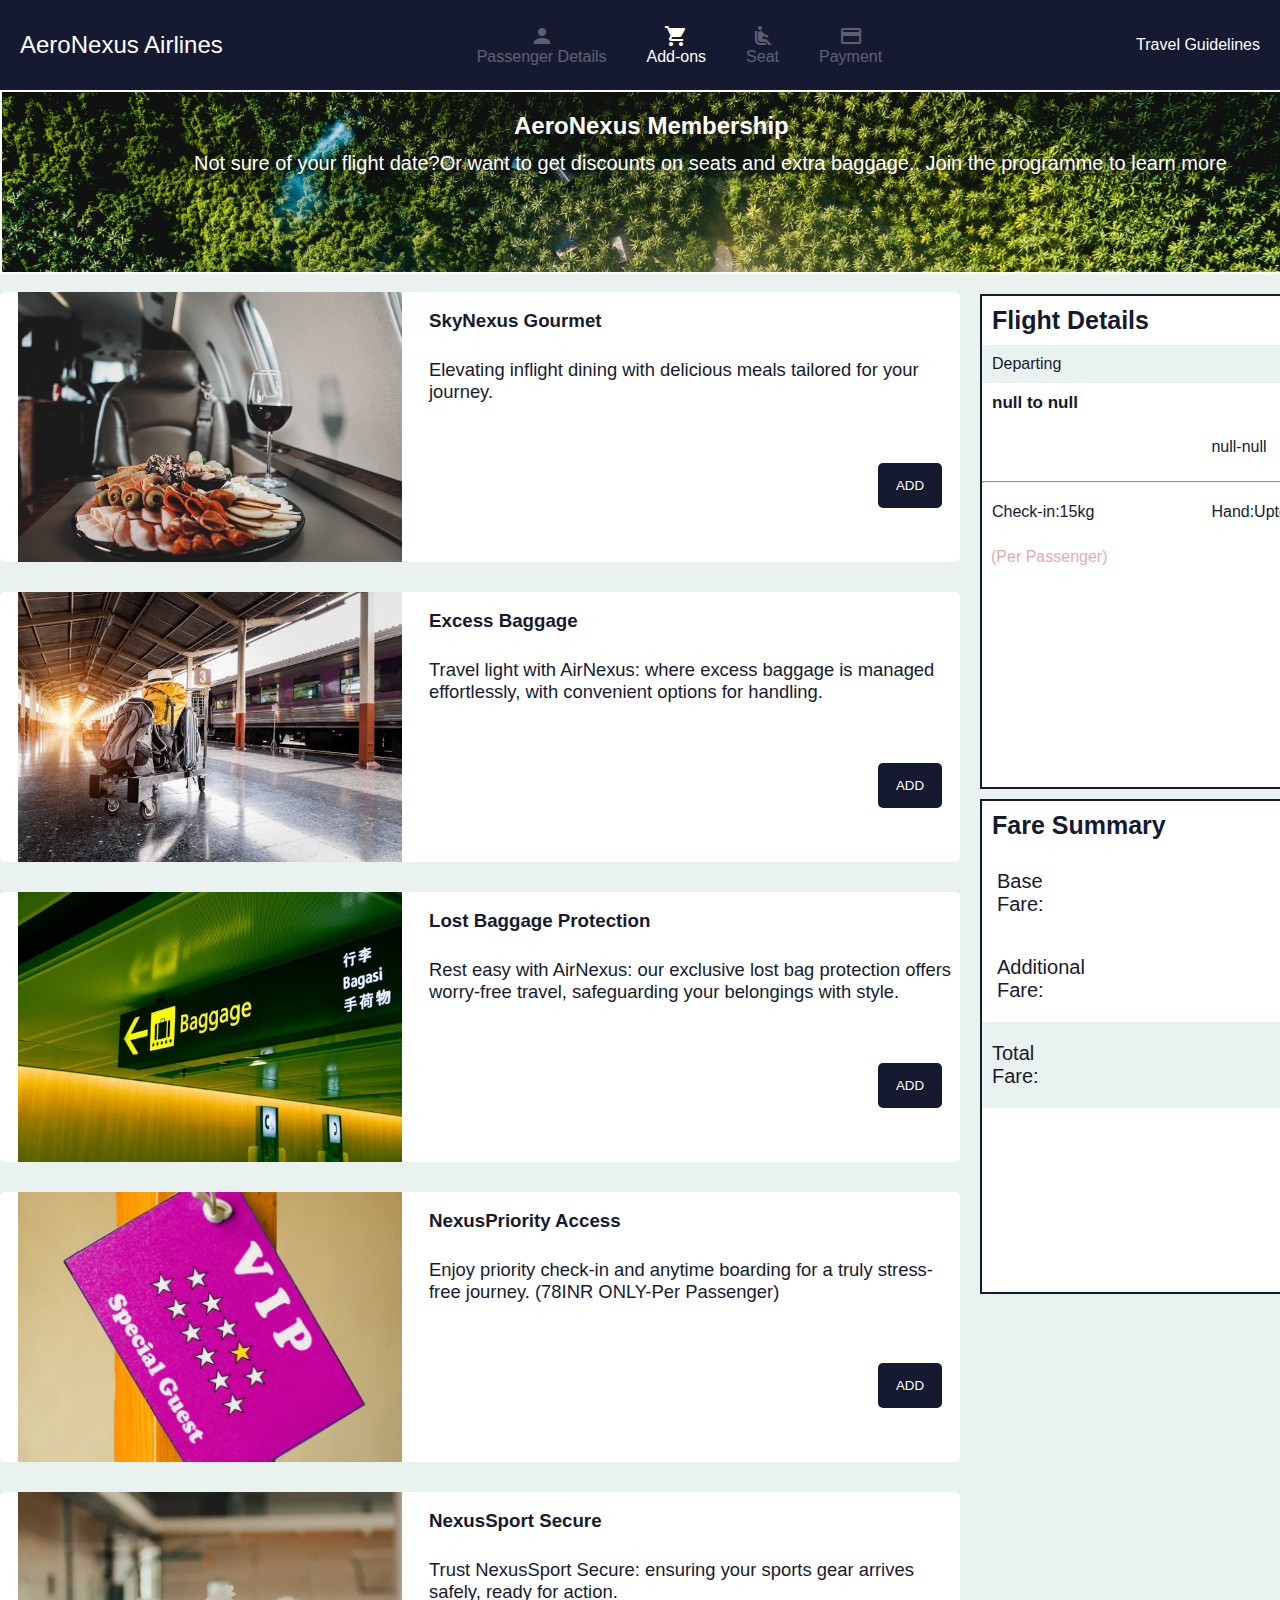
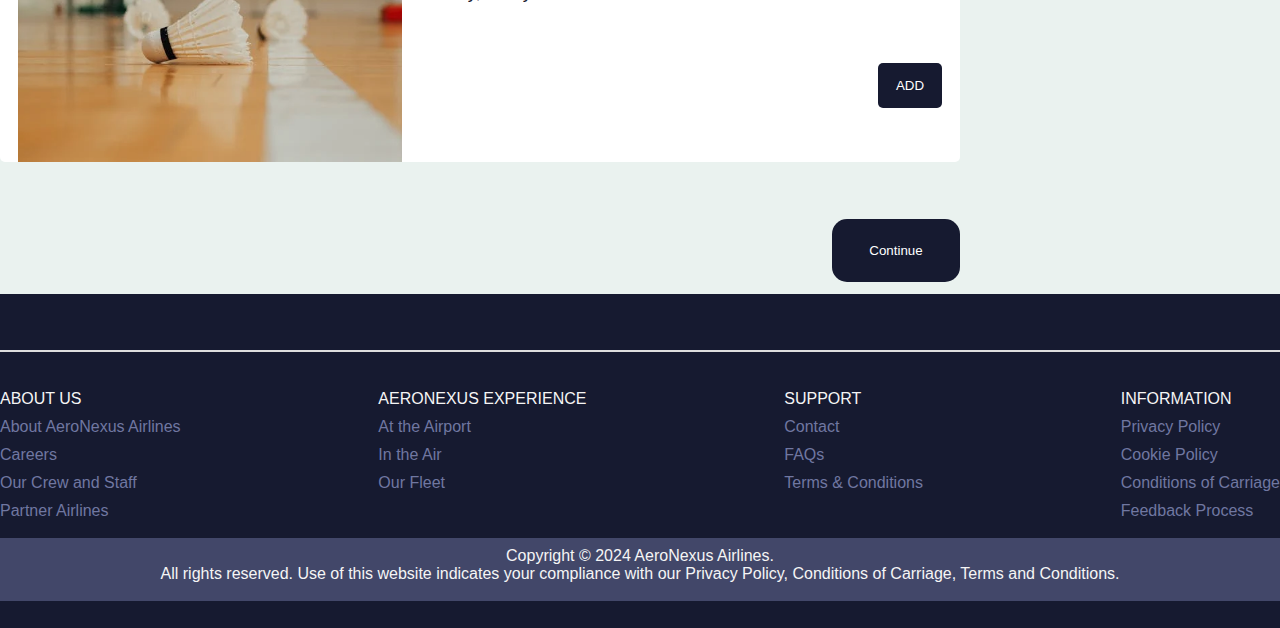
<file: airlinemanagement_frontend/addons.html>
<!DOCTYPE html>
<html lang="en">
<head>
    <meta charset="UTF-8">
    <meta name="viewport" content="width=device-width, initial-scale=1.0">
    <title>Addons</title>
    <link rel="stylesheet" href="addons.css">
    <link href="https://fonts.googleapis.com/icon?family=Material+Icons" rel="stylesheet">
    <link rel="stylesheet" href="https://cdnjs.cloudflare.com/ajax/libs/font-awesome/6.5.2/css/all.min.css" integrity="sha512-SnH5WK+bZxgPHs44uWIX+LLJAJ9/2PkPKZ5QiAj6Ta86w+fsb2TkcmfRyVX3pBnMFcV7oQPJkl9QevSCWr3W6A==" crossorigin="anonymous" referrerpolicy="no-referrer" />

    
</head>
<body>
<div class="navigation">
                <div id="brandname">
                <p>AeroNexus Airlines</p>
                </div>
                <div id="steps"> 
                <div id="step1"><i class="material-icons">person</i><p>Passenger Details</p></div>
                <div id="step2"><i class="material-icons">shopping_cart</i><p>Add-ons</p></div>
                <div id="step3"><i class="material-icons">airline_seat_recline_normal</i><p> Seat</p></div>
                <div id="step4"><i class="material-icons">credit_card</i><p>Payment</p></div>
                </div>
                <div id="guidelines"><a href="#">Travel Guidelines</a></div>
</div>
<div class="advertisement">
                
                <h2> AeroNexus Membership</h2>
                <a href="membership.html" class="membership-link">Not sure of your flight date?Or want to get discounts on seats and extra baggage.. Join the programme to learn more</a></p> 
</div>
<div class="details">
    <div class="addons">
        <div class="inflightmeals addonoptions">
                    <img src="images/meals.avif">
                    <div>
                    <h3>SkyNexus Gourmet</h3>
                    <div class="description">
                        <p>Elevating inflight dining with delicious meals tailored for your journey.</p>
                        <button>ADD</button>
                    </div>
                    </div>
         </div>
        <div class="Excess_Baggage addonoptions">
            <img src="images/baggage.jpeg">
           <div> <h3>Excess Baggage</h3>
            <div class="description">
                <p>Travel light with AirNexus: where excess baggage is managed effortlessly, with convenient options for handling.</p>
                <button>ADD</button>
            </div>  
            </div>  
        </div> 
        <div class="Lost_Bag_protection addonoptions">
            <img src="images/lostbaggage.jpeg">
           <div>
            <h3>Lost Baggage Protection</h3>
            <div class="description">
                <p>Rest easy with AirNexus: our exclusive lost bag protection offers worry-free travel, safeguarding your belongings with style.</p>
                <button>ADD</button>
            </div>
           </div>
        </div>
        <div class="NexusPriority_Access addonoptions">
            <img src="images/vip.avif">
            <div>           
                 <h3>NexusPriority Access</h3>
                <div class="description">
                    <p> Enjoy priority check-in and anytime boarding for a truly stress-free journey. (78INR ONLY-Per Passenger)</p>
                    <button>ADD</button>
                </div>
            </div>
        </div>
        <div class="NexusSport_Secure addonoptions">
            <img src="images/sports.webp">
            <div>
                <h3>NexusSport Secure</h3>
                <div class="description">
                    <p>Trust NexusSport Secure: ensuring your sports gear arrives safely, ready for action. </p>
                    <button>ADD</button>
                </div>
            </div>
        </div>
        <button  class="submit" type="submit">Continue</button>
</div>
<div class="summary">
    <div class="flight_summary">
        <span id="flight_details_heading"> Flight Details</span>
        <div id="flight_basicinfo">
            <p>Departing</p>
           <div id="flight_number"> <i class="fa-solid fa-plane" style="margin-right:5px;"></i><p>6E 4957</p></div>
        </div>
        <div>
            <span id="flight_journey">Bengaluru(T1)-Guwahati</span>
            <div id="flight_info">
                <p id="flight_date">10 Jun 2024</p>
                <p id="flight_time"> 08:40-11:45</p>
                <p id="flight_duration">03h 05m</p>
                <p id="flight_stops">NonStop</p>
            </div>
            <hr>
            <div id="baggage_details">
                 <p id="checkin"> Check-in:15kg</p>
                 <p id="hand">Hand:Upto 7kg</p>
            </div>
            <p style="margin:3vh 1vh; color:#e7abab; ">(Per Passenger)</p>
        </div>
     
    </div>
   
    <div class="fare_summary">
        <div id="fare_heading">Fare Summary</div>
        <div id="basefare"> <p> <i class="fa-solid fa-plus" style="margin-right:5px;"></i>Base Fare:</p><p> <i class="material-icons">currency_rupee</i><cost>5834</cost></p></div>
        <div id="additionalfare"><p> <i class="fa-solid fa-plus" style="margin-right:5px;"></i>Additional Fare:</p><p><i class="material-icons">currency_rupee</i><cost>314</cost></p></div>
        <div id="totalfare"><p>Total Fare:</p><p><i class="material-icons">currency_rupee</i><cost>6148</cost></p></div>
    </div>
</div>
</div>
<div class="last-part">
    <br><br>
    <hr class="divider">
    <div class="list">
        <div class="listone">
            <p>ABOUT US</p>
            <ul>
                <li><a href="#">About AeroNexus Airlines</a></li>
                <li><a href="#">Careers</a></li>
                <li><a href="#">Our Crew and Staff</a></li>
                <li><a href="#">Partner Airlines</a></li>
            </ul>
        </div>
        <div class="listtwo">
            <p>AERONEXUS EXPERIENCE</p>
            <ul>
                <li><a href="#">At the Airport</a></li>
                <li><a href="#">In the Air</a></li>
                <li><a href="#">Our Fleet</a></li>
            </ul>
        </div>
        <div class="listthree">
            <p>SUPPORT</p>
            <ul>
                <li><a href="#">Contact</a></li>
                <li><a href="#">FAQs</a></li>
                <li><a href="#">Terms & Conditions</a></li>
            </ul>
        </div>
        <div class="listfour">
            <p>INFORMATION</p>
            <ul>
                <li><a href="#">Privacy Policy</a></li>
                <li><a href="#">Cookie Policy</a></li>
                <li><a href="#">Conditions of Carriage</a></li>
                <li><a href="#">Feedback Process</a></li>
            </ul>
        </div>
    </div>
    <div class="copyright">
        <p>
            Copyright © 2024 AeroNexus Airlines.
            <br>
            All rights reserved. Use of this website indicates your compliance with our Privacy Policy, Conditions of Carriage, Terms and Conditions.
        </p>
    </div>
    
</div>



<div class=" xtra">
    <i class="fa-solid fa-xmark" style="padding:1vh 0 0 2vh;"></i>
    <h2 >Excess Baggage</h2>
    <hr>
    <p style="background:rgba(112, 119, 161,0.3);padding:2vh; margin:1vh">Please specify how much additional baggage weight you want.</p>
    <span  style="display:inline-block; color:#e1abab; font-size:18px; margin:2vh 0 0 2vh; ">Select Quantity</span>
    <div class="items">
        <div>
         <input type="radio" name="xtrakg" value="3" id="0">
         <cost>1515INR</cost>
         <span>3kg</span>
        </div>
        <div>
         <input type="radio" name="xtrakg" value="5" id="1">
         <cost>2525INR</cost>
         <span>5kg</span>
        </div>
        <div>
         <input type="radio" name="xtrakg" value="10" id="2">
         <cost>4950INR</cost>
         <span>10kg</span>
        </div>
        <div>
            <input type="radio" name="xtrakg" value="20" id="3">
            <cost>9000INR</cost>
            <span>20kg</span>
           </div>
        
    </div>
    <button>Done</button>
</div>
<div class="lost">
    <i class="fa-solid fa-xmark" style="padding:1vh 0 0 2vh;"></i>
    <h2>Delayed And Lost bag protection</h2>
    <p style="color:#e1abab;">It tracks and expedites the return of the delayed baggage.You get compensation of 19000INR per passenger per baggage(maximum of two(2) checked-in bags) if your baggage is declared lost or is not returned within 96hrs from the time your flight lands.</p>
    <div style="display: flex;
    align-items: center;">
        <i class="fa-solid fa-person-walking-luggage" ></i>
        <p>ONLY 95INR per passenger per booking</p>
    </div>
    
        <p><input type="checkbox" id="condition">
            I agree to purchase Delayed and Lost Baggage Protection service and also to all T&Cs of the service agrrement
            </p>
        <div class="Disclaimer" style="font-size:18px;">
            <b><u>Disclaimer: </u></b>Lorem ipsum dolor sit amet consectetur, adipisicing elit. Sit aspernatur delectus minus at libero quos pariatur repellat quis dicta. Rerum porro, placeat quos ratione ut ullam soluta sapiente doloribus debitis.
            Repudiandae, fuga laudantium deserunt unde esse sapiente dolorum magni perferendis? Nesciunt repellendus, magnam pariatur eos aliquam voluptatibus reprehenderit harum fugit, suscipit repellat, expedita quisquam nihil ab. Perspiciatis iure officiis modi!
        </div>
          
            <button>Done</button>
</div>
<div class="sports">
    <i class="fa-solid fa-xmark" style="padding:1vh 0 0 2vh;"></i>
    <h2 >NexusSport Secure</h2>
    <hr>
    <p style="background:rgba(112, 119, 161,0.3);padding:2vh 0;">Please select Number of Sports items</p>
    <span  style="display:inline-block; color:#e1abab; font-size:18px; margin-top:2vh; ">Select Quantity</span>
    <div class="items">
        <div>
         <input type="radio" name="itemno" value="1" id="0">
         <cost>1500INR</cost>
         <span>1 Item</span>
        </div>
        <div>
         <input type="radio" name="itemno" value="2" id="1">
         <cost>3000INR</cost>
         <span>2 Items</span>
        </div>
        <div>
         <input type="radio" name="itemno" value="3" id="2">
         <cost>4500INR</cost>
         <span>3 Items</span>
        </div>
        
    </div>
    <span style="display:inline-block; color:#e1abab; font-size:18px; margin-top:2vh;" >Dimensions Allowed</span>
    <div class="table">
        <table>
            <thead>
                <tr>
                    <th>Width(In)</th>
                    <th>Height(In)</th>
                    <th>Length(In)</th>
                </tr>
            </thead>
            <tbody>
                <tr>
                    <td>10</td>
                    <td>10</td>
                    <td>209</td>
                </tr>
                <tr>
                    <td>20</td>
                    <td>20</td>
                    <td>202.5</td>
                </tr>
                <tr>
                    <td>30</td>
                    <td>30</td>
                    <td>193.5</td>
                </tr>
            </tbody>
        </table>
    

    </div>
    <span style="display:block; text-align:center; color:#e1abab">Note: Sports Equipment Cannot Be Accepted If They Are Larger Than The Above Mentioned Sizes</span>

 <button>Done</button>
 </div>
<div class="dine">
   
       <i class="fa-solid fa-xmark" style="padding:1vh 0 0 2vh;"></i>
       <h2>SkyNexus Gourmet</h2>
       <hr>
       
           <div class="menu"> 
               <img src="images/wrap.jpg">
               <div> <h3>Mediterranean Veggie Delight Wrap</h3>
                <p>A whole wheat wrap filled with grilled vegetables, hummus, and a light dressing.</p>
                <div class="veg">
                <p>
                <i class="fa-solid fa-leaf" style="color:green;"></i>
                <cost>750INR</cost>
                </p>
                <p> Quantity: <input type="number" id="amounts"></p>
                <button>Choose</button></div>
           </div>
           <div class="menu">
               <img src="images/paneer.jpg">
              <div> <h3>AirNexus Paneer Fiesta</h3>
                <p>Cubes of paneer marinated in spices and grilled, served with a side of fragrant basmati rice and a small portion of raita.</p>
                <div class="veg">
                <p>
                <i class="fa-solid fa-leaf" style="color:green;"></i>
               <cost> 870INR</cost>
                </p>
                <p> Quantity: <input type="number" id="amounts"></p>
                <button>Choose</button></div>
           </div>
           <div class="menu">
               <img src="images/salad.webp">
              <div> <h3>Sky High Fruit & Nut Symphony</h3>
                <p>A refreshing salad with a mix of fresh fruits, nuts, and a drizzle of honey or a light citrus dressing.</p>
                <div class="veg">
                <p>
                <i class="fa-solid fa-leaf" style="color:green;"></i>
                <cost>660INR</cost>
                </p>
                <p> Quantity: <input type="number" id="amounts"></p>
                <button>Choose</button></div>
           </div>
           <div class="menu">
             <img src="images/chicken.avif">
             <div>  <h3>Altitude Caesar Chicken Salad</h3>
                <p>Romaine lettuce topped with grilled chicken breast, Parmesan cheese, croutons, and Caesar dressing.</p>
                <div class="nonveg">
                <p>
                <i class="material-icons" style="color:rgb(131, 8, 8);">local_dining</i>
                <cost>1080INR</cost>
                </p>
                <p> Quantity: <input type="number" id="amounts"></p>
                <button>Choose</button></div>
           </div>
          
           <div class="menu">
            <img src="images/tuna.jpg">
            <div> <h3>AirNexus Oceanic Delight</h3>
                <p>A sandwich made with seared tuna, avocado, lettuce, tomato, and a light wasabi mayo on whole grain bread.</p>
                <div class="nonveg">
                <p>
                <i class="material-icons" style="color:rgb(131, 8, 8);">local_dining</i>
                <cost>1200INR</cost>
                </p>
                <p> Quantity: <input type="number" id="amounts"></p>
                <button>Choose</button></div>
           </div>
           <div class="menu">
            <img src="images/salmon.jpg">
            <div><h3>Flight Fresh Smoked Salmon Bagel</h3>
             <p>A bagel topped with smoked salmon, cream cheese, capers, and red onion, served with a lemon wedge.</p>
             <div class="nonveg">
             <p>
             <i class="material-icons" style="color:rgb(131, 8, 8);">local_dining</i>
             <cost>1160INR</cost>
             </p>
             <p> Quantity: <input type="number" id="amounts"></p>
             <button>Choose</button></div>
        </div>
       
   </div>

   
        

    <script src="addons.js"></script>
    </body>
    </html>
</file>
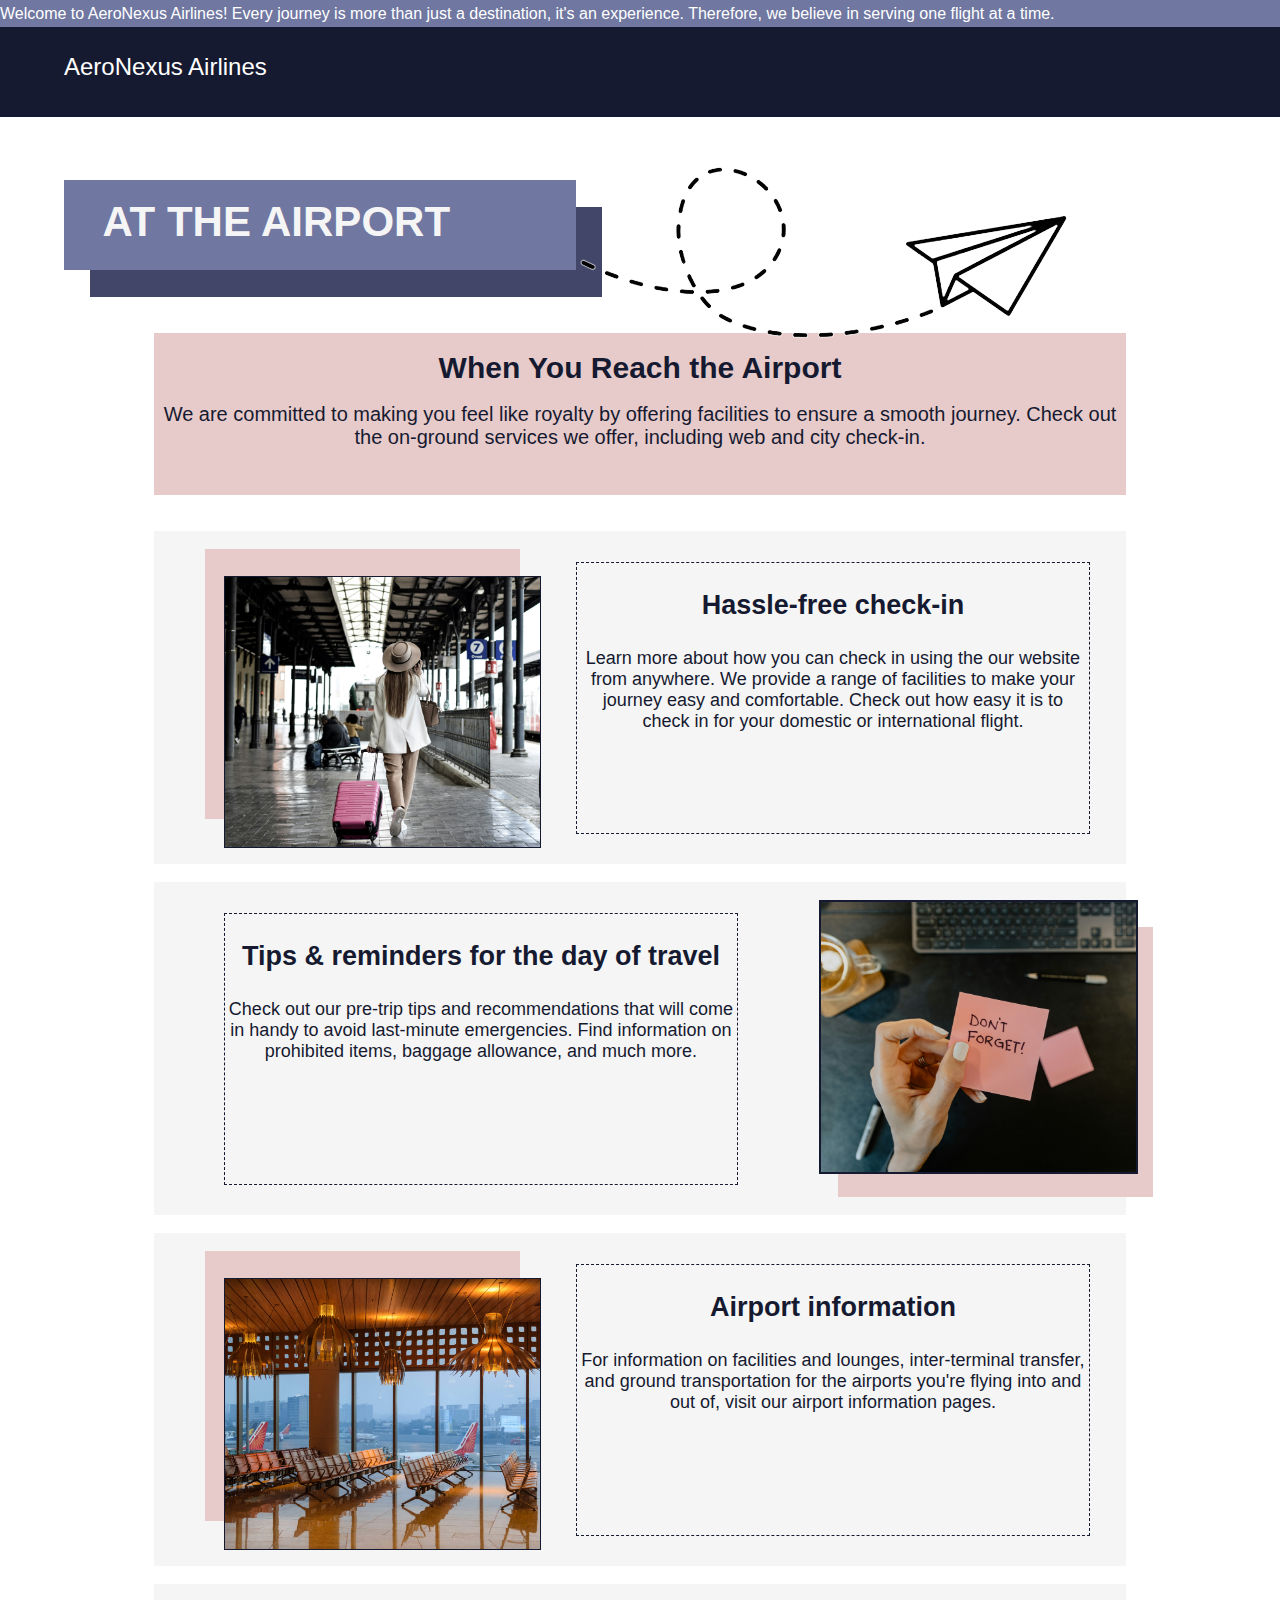
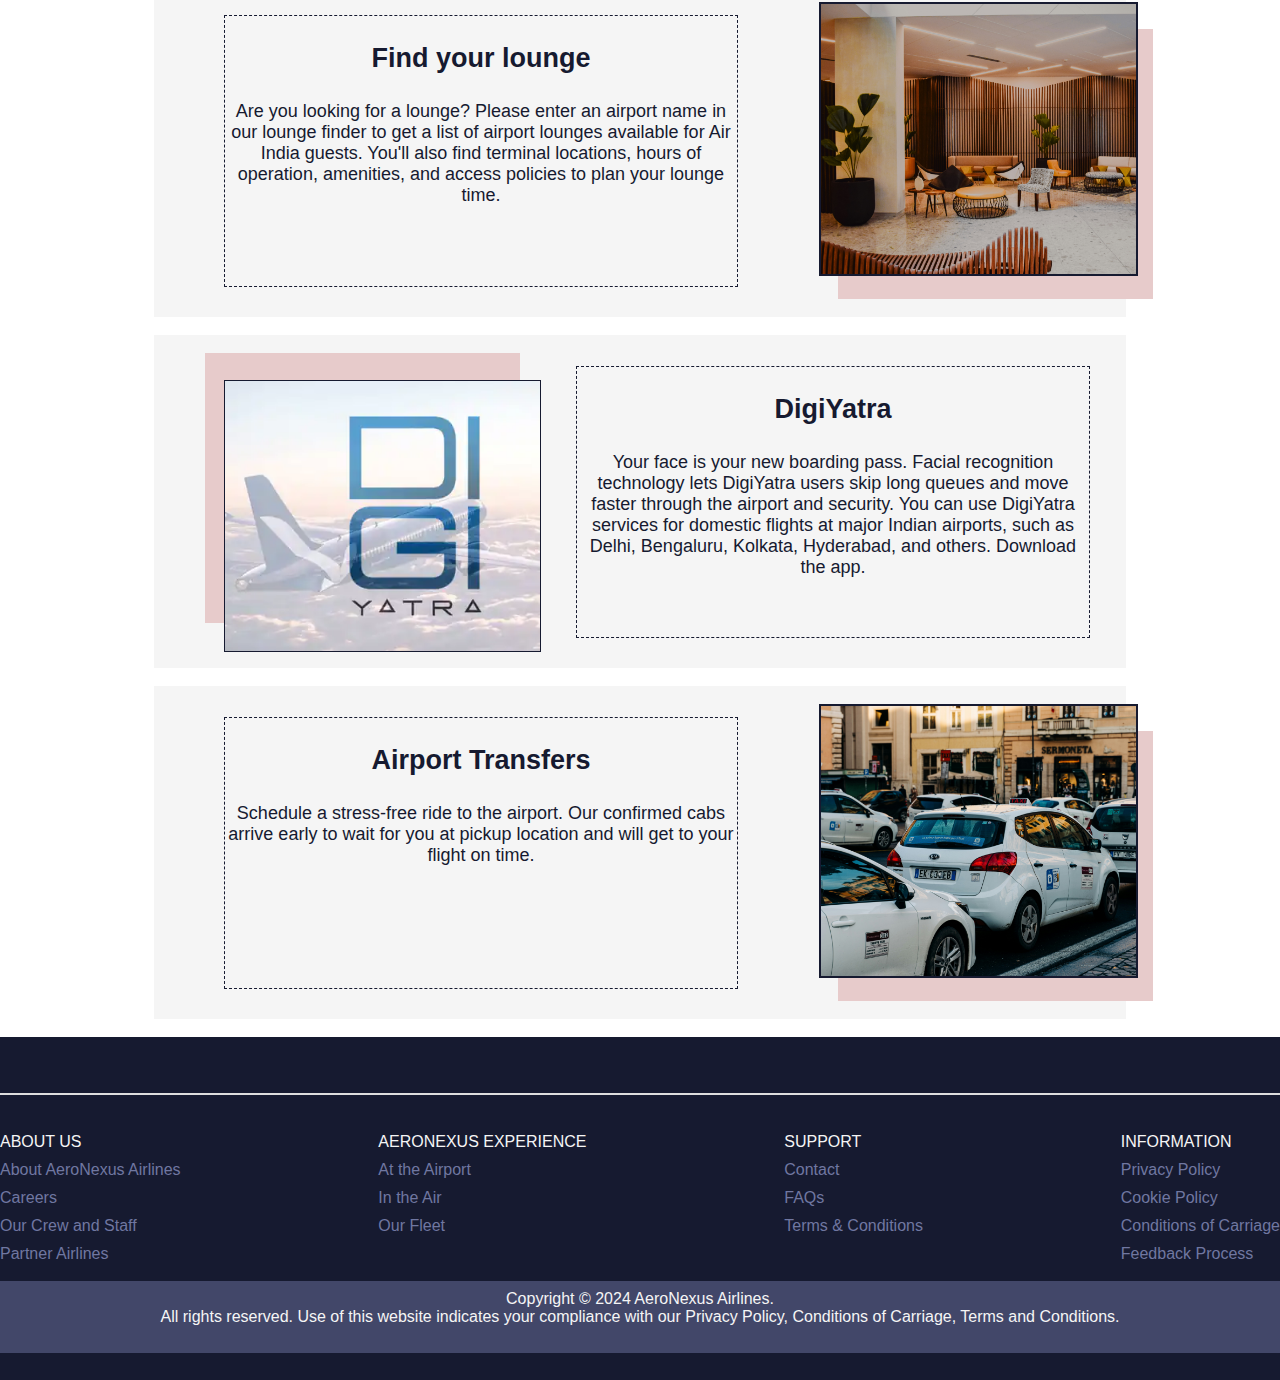
<file: airlinemanagement_frontend/atairport.html>
<!DOCTYPE html>
<html lang="en">
<head>
    <meta charset="UTF-8">
    <meta name="viewport" content="width=device-width, initial-scale=1.0">
    <title>At Airport</title>
    <link rel="stylesheet" href="atairport.css">
</head>
<body>
    <div class="upper-bar1">   
        <span class="upper-bar2" id="upper-bar2">
             Welcome to AeroNexus Airlines! Every journey is more than just a destination, it's an experience. Therefore, we believe in serving one flight at a time. 
        </span>
</div>
<div class="navbar1">
    <div class="company-logo">
        <!-- <img src="logo.png" alt="AeroNexus Logo" class="logo"> -->
        <span class="company-name">AeroNexus Airlines</span>
    </div>
    
</div>
    
    <div class="experience1">
        <img src="paper1-long2.png" alt="image" id="plane-img">
       <div class="heading">
        <div id="block1">
            <p class="head1">AT THE AIRPORT</p>
        </div>
        <div id="block2"></div>
       </div>
       <div id="block3">
        <h2 id="head2">When You Reach the Airport</h2>
<p>We are committed to making you feel like royalty by offering facilities to ensure a smooth journey. Check out the on-ground services we offer, including web and city check-in. </p>
       </div>
       
    </div>
    <div class="space1"></div>
       <div class="boxes" >
        <div class="block4"> </div>
        <div class="boxes-img" id="img1"></div>
        <div class="boxes-content">
            <h2 class="head3">Hassle-free check-in</h2>
            <p>Learn more about how you can check in using the our website from anywhere. We provide a range of facilities to make your journey easy and comfortable. Check out how easy it is to check in for your domestic or international flight. </p>
        </div>
       </div>
       <div class="space1"></div>
       <div class="boxes">
        <div class="boxes-content2">
            <h2 class="head3">Tips & reminders for the day of travel</h2>
            <p>Check out our pre-trip tips and recommendations that will come in handy to avoid last-minute emergencies. Find information on prohibited items, baggage allowance, and much more.</p>
        </div>
        <div class="block5"> </div>
        <div class="boxes-img2" id="img2">
            
        </div>
        

        </div>
       </div>
       <div class="space1"></div>
       <div class="boxes">
        <div class="block4"> </div>
        <div class="boxes-img" id="img3"></div>
        <div class="boxes-content">
        <h2 class="head3">Airport information</h2>
        <p>For information on facilities and lounges, inter-terminal transfer, and ground transportation for the airports you're flying into and out of, visit our airport information pages. </p>
        </div>
       </div>
       <div class="space1"></div>
       <div class="boxes">
        <div class="block5"> </div>
        <div class="boxes-img2" id="img4"></div>
        <div class="boxes-content2">
          <h2 class="head3">
            Find your lounge</h2>
            <p>Are you looking for a lounge? Please enter an airport name in our lounge finder to get a list of airport lounges available for Air India guests. You'll also find terminal locations, hours of operation, amenities, and access policies to plan your lounge time. </p>
        </div>
       </div>
       <div class="space1"></div>
       <div class="boxes">
        <div class="block4"> </div>
        <div class="boxes-img" id="img5"></div>
        <div class="boxes-content">
            <h2 class="head3">DigiYatra</h2>
            <p>Your face is your new boarding pass. Facial recognition technology lets DigiYatra users skip long queues and move faster through the airport and security. You can use DigiYatra services for domestic flights at major Indian airports, such as Delhi, Bengaluru, Kolkata, Hyderabad, and others. Download the app.</p>
        </div>
       </div>
       <div class="space1"></div>
       <div class="boxes">
        <div class="block5"> </div>
        <div class="boxes-img2" id="img6"></div>
        <div class="boxes-content2">
<h2 class="head3">Airport Transfers</h2>
<p>Schedule a stress-free ride to the airport. Our confirmed cabs arrive early to wait for you at pickup location and will get to your flight on time. </p>
        </div>
       </div>
       <div class="space1"></div>
       <div class="last-part">
        <br><br>
        <hr class="divider">
        <div class="list">
            <div class="listone">
                <p>ABOUT US</p>
                <ul>
                    <li><a href="#">About AeroNexus Airlines</a></li>
                    <li><a href="#">Careers</a></li>
                    <li><a href="#">Our Crew and Staff</a></li>
                    <li><a href="#">Partner Airlines</a></li>
                </ul>
            </div>
            <div class="listtwo">
                <p>AERONEXUS EXPERIENCE</p>
                <ul>
                    <li><a href="#">At the Airport</a></li>
                    <li><a href="#">In the Air</a></li>
                    <li><a href="#">Our Fleet</a></li>
                </ul>
            </div>
            <div class="listthree">
                <p>SUPPORT</p>
                <ul>
                    <li><a href="#">Contact</a></li>
                    <li><a href="#">FAQs</a></li>
                    <li><a href="#">Terms & Conditions</a></li>
                </ul>
            </div>
            <div class="listfour">
                <p>INFORMATION</p>
                <ul>
                    <li><a href="#">Privacy Policy</a></li>
                    <li><a href="#">Cookie Policy</a></li>
                    <li><a href="#">Conditions of Carriage</a></li>
                    <li><a href="#">Feedback Process</a></li>
                </ul>
            </div>
        </div>
        <div class="copyright">
            <p>
                Copyright © 2024 AeroNexus Airlines.
                <br>
                All rights reserved. Use of this website indicates your compliance with our Privacy Policy, Conditions of Carriage, Terms and Conditions.
            </p>
        </div>
    </div>
    
    <script src="atairport.js"></script>
</body>
</html>
</file>
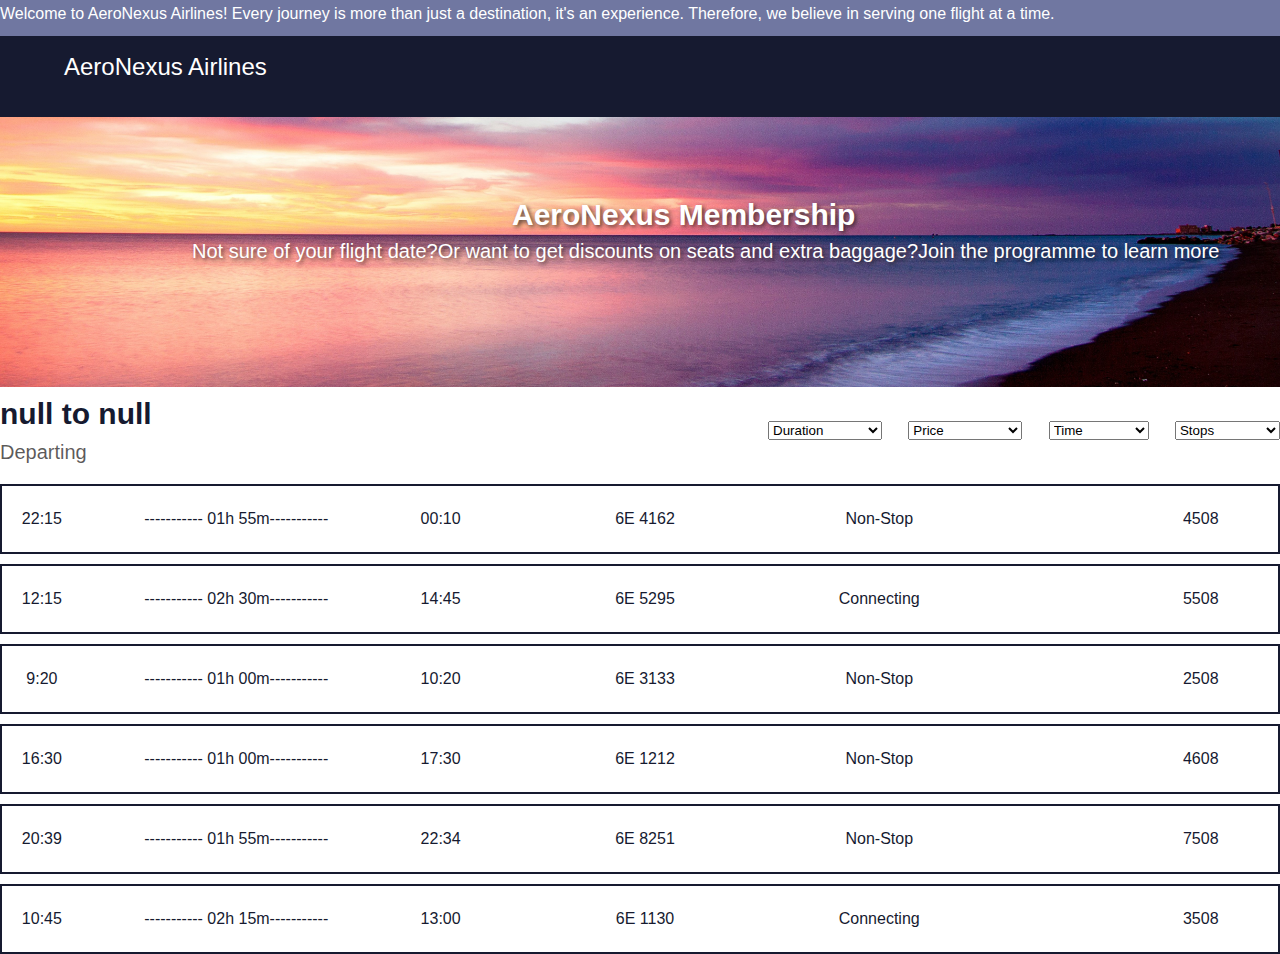
<file: airlinemanagement_frontend/booking.html>
<!DOCTYPE html>
<html lang="en">
<head>
    <meta charset="UTF-8">
    <meta name="viewport" content="width=device-width, initial-scale=1.0">
    <title>Booking</title>
    <link rel="stylesheet" href="booking.css">
    <link rel="stylesheet" href="https://cdnjs.cloudflare.com/ajax/libs/font-awesome/6.5.2/css/all.min.css" integrity="sha512-SnH5WK+bZxgPHs44uWIX+LLJAJ9/2PkPKZ5QiAj6Ta86w+fsb2TkcmfRyVX3pBnMFcV7oQPJkl9QevSCWr3W6A==" crossorigin="anonymous" referrerpolicy="no-referrer" />
</head>
<body>
   <div class="upper-bar1">   
      <span class="upper-bar2" id="upper-bar2">
           Welcome to AeroNexus Airlines! Every journey is more than just a destination, it's an experience. Therefore, we believe in serving one flight at a time. 
      </span>
</div>
<div class="navbar1">
  <div class="company-logo">
      <!-- <img src="logo.png" alt="AeroNexus Logo" class="logo"> -->
      <span class="company-name">AeroNexus Airlines</span>
  </div>
</div>

    <div class="modifybooking">


    </div>
<div class="advertisement">
    <h2> AeroNexus Membership</h2>
    <a href="membership.html">Not sure of your flight date?Or want to get discounts on seats and extra baggage?Join the programme to learn more</a>
</div>

<div class="filters">
   <div class="flightinfo">
     
       <p id="place">Bengaluru to Guwahati</p>
       <p id="date">Sat, 08 Jun</p><p id="type">Departing</p>
   </div>

   <div class="filteroptions">
     <select id="durationFilter">
         <option value="" hidden selected disabled>Duration</option>
         <option value="highest-lowest">Highest-Lowest</option>
         <option value="lowest-highest">Lowest-Highest</option>
     </select>
     <select id="priceFilter">
         <option value="" hidden selected disabled>Price</option>
         <option value="highest-lowest">Highest-Lowest</option>
         <option value="lowest-highest">Lowest-Highest</option>
     </select>
     <select id="timeFilter">
         <option value="" hidden selected disabled>Time</option>
         <option value="before-12">Before 12PM</option>
         <option value="after-12">After 12PM</option>
         <option value="all">All</option>
     </select>
     <select id="stopsFilter">
         <option value="" hidden selected disabled>Stops</option>
         <option value="non-stop">Non-stop only</option>
         <option value="all">All</option>
     </select>
 </div>
</div>

<div class="tickets">
   <div class="ticket">
       <div id="depature_time">
           <p>22:15</p> 
           <p id="depart">BLR(T1)</p>
        </div>
        <div id="duration">
           <p>----------- 01h 55m-----------</p>
           <i class="fa-solid fa-plane" style="margin-left:10px"></i>
        </div>
        <div id="arrival_time">
           <p>00:10</p>
           <p id="arrive">BOM(T1)</p>
        </div>
        <div id="flight_no">
           <i class="fa-solid fa-plane-departure" style="margin-right: 10px;"></i>
           <p>6E 4162</p>
        </div>
        <div id="stops">
           <p>Non-Stop</p>
        </div>
        <div id="price">
           <i class="fa-solid fa-indian-rupee-sign" style="margin-right:5px;"></i>
           <p>4508</p>
         
        </div>
   </div>
   <div class="ticket">
       <div id="depature_time">
           <p>12:15</p> 
           <p id="depart">BLR(T1)</p>
        </div>
        <div id="duration">
           <p>----------- 02h 30m-----------</p>
           <i class="fa-solid fa-plane" style="margin-left:10px"></i>
        </div>
        <div id="arrival_time">
           <p>14:45</p>
           <p id="arrive">BOM(T1)</p>
        </div>
        <div id="flight_no">
           <i class="fa-solid fa-plane-departure" style="margin-right: 10px;"></i>
           <p>6E 5295</p>
        </div>
        <div id="stops">
           <p>Connecting</p>
        </div>
        <div id="price">
           <i class="fa-solid fa-indian-rupee-sign" style="margin-right:5px;"></i>
           <p>5508</p>
          
        </div> 
   </div>
   <div class="ticket">
       <div id="depature_time">
           <p>9:20</p> 
           <p id="depart">BLR(T1)</p>
        </div>
        <div id="duration">
           <p>----------- 01h 00m-----------</p>
           <i class="fa-solid fa-plane" style="margin-left:10px"></i>
        </div>
        <div id="arrival_time">
           <p>10:20</p>
           <p id="arrive">BOM(T1)</p>
        </div>
        <div id="flight_no">
           <i class="fa-solid fa-plane-departure" style="margin-right: 10px;"></i>
           <p>6E 3133</p>
        </div>
        <div id="stops">
           <p>Non-Stop</p>
        </div>
        <div id="price">
           <i class="fa-solid fa-indian-rupee-sign" style="margin-right:5px;"></i>
           <p>2508</p>
          
        </div>
   </div>
   <div class="ticket">
       <div id="depature_time">
           <p>16:30</p> 
           <p id="depart">BLR(T1)</p>
        </div>
        <div id="duration">
           <p>----------- 01h 00m-----------</p>
           <i class="fa-solid fa-plane" style="margin-left:10px"></i>
        </div>
        <div id="arrival_time">
           <p>17:30</p>
           <p id="arrive">BOM(T1)</p>
        </div>
        <div id="flight_no">
           <i class="fa-solid fa-plane-departure" style="margin-right: 10px;"></i>
           <p>6E 1212</p>
        </div>
        <div id="stops">
           <p>Non-Stop</p>
        </div>
        <div id="price">
           <i class="fa-solid fa-indian-rupee-sign" style="margin-right:5px;"></i>
           <p>4608</p>
         
        </div>
   </div>
   <div class="ticket">
       <div id="depature_time">
           <p>20:39</p> 
           <p id="depart">BLR(T1)</p>
        </div>
        <div id="duration">
           <p>----------- 01h 55m-----------</p>
           <i class="fa-solid fa-plane" style="margin-left:10px"></i>
        </div>
        <div id="arrival_time">
           <p>22:34</p>
           <p id="arrive">BOM(T1)</p>
        </div>
        <div id="flight_no">
           <i class="fa-solid fa-plane-departure" style="margin-right: 10px;"></i>
           <p>6E 8251</p>
        </div>
        <div id="stops">
           <p>Non-Stop</p>
        </div>
        <div id="price">
           <i class="fa-solid fa-indian-rupee-sign" style="margin-right:5px;"></i>
           <p>7508</p>
         
        </div>
   </div>
   <div class="ticket">
       <div id="depature_time">
           <p>10:45</p> 
           <p id="depart">BLR(T1)</p>
        </div>
        <div id="duration">
           <p>----------- 02h 15m-----------</p>
           <i class="fa-solid fa-plane" style="margin-left:10px"></i>
        </div>
        <div id="arrival_time">
           <p>13:00</p>
           <p id="arrive">BOM(T1)</p>
        </div>
        <div id="flight_no">
           <i class="fa-solid fa-plane-departure" style="margin-right: 10px;"></i>
           <p>6E 1130</p>
        </div>
        <div id="stops">
           <p>Connecting</p>
        </div>
        <div id="price">
           <i class="fa-solid fa-indian-rupee-sign" style="margin-right:5px;"></i>
           <p>3508</p>
         
        </div>
   </div>



</div>

   <script src="booking.js"></script>
</body>
</html>
</file>
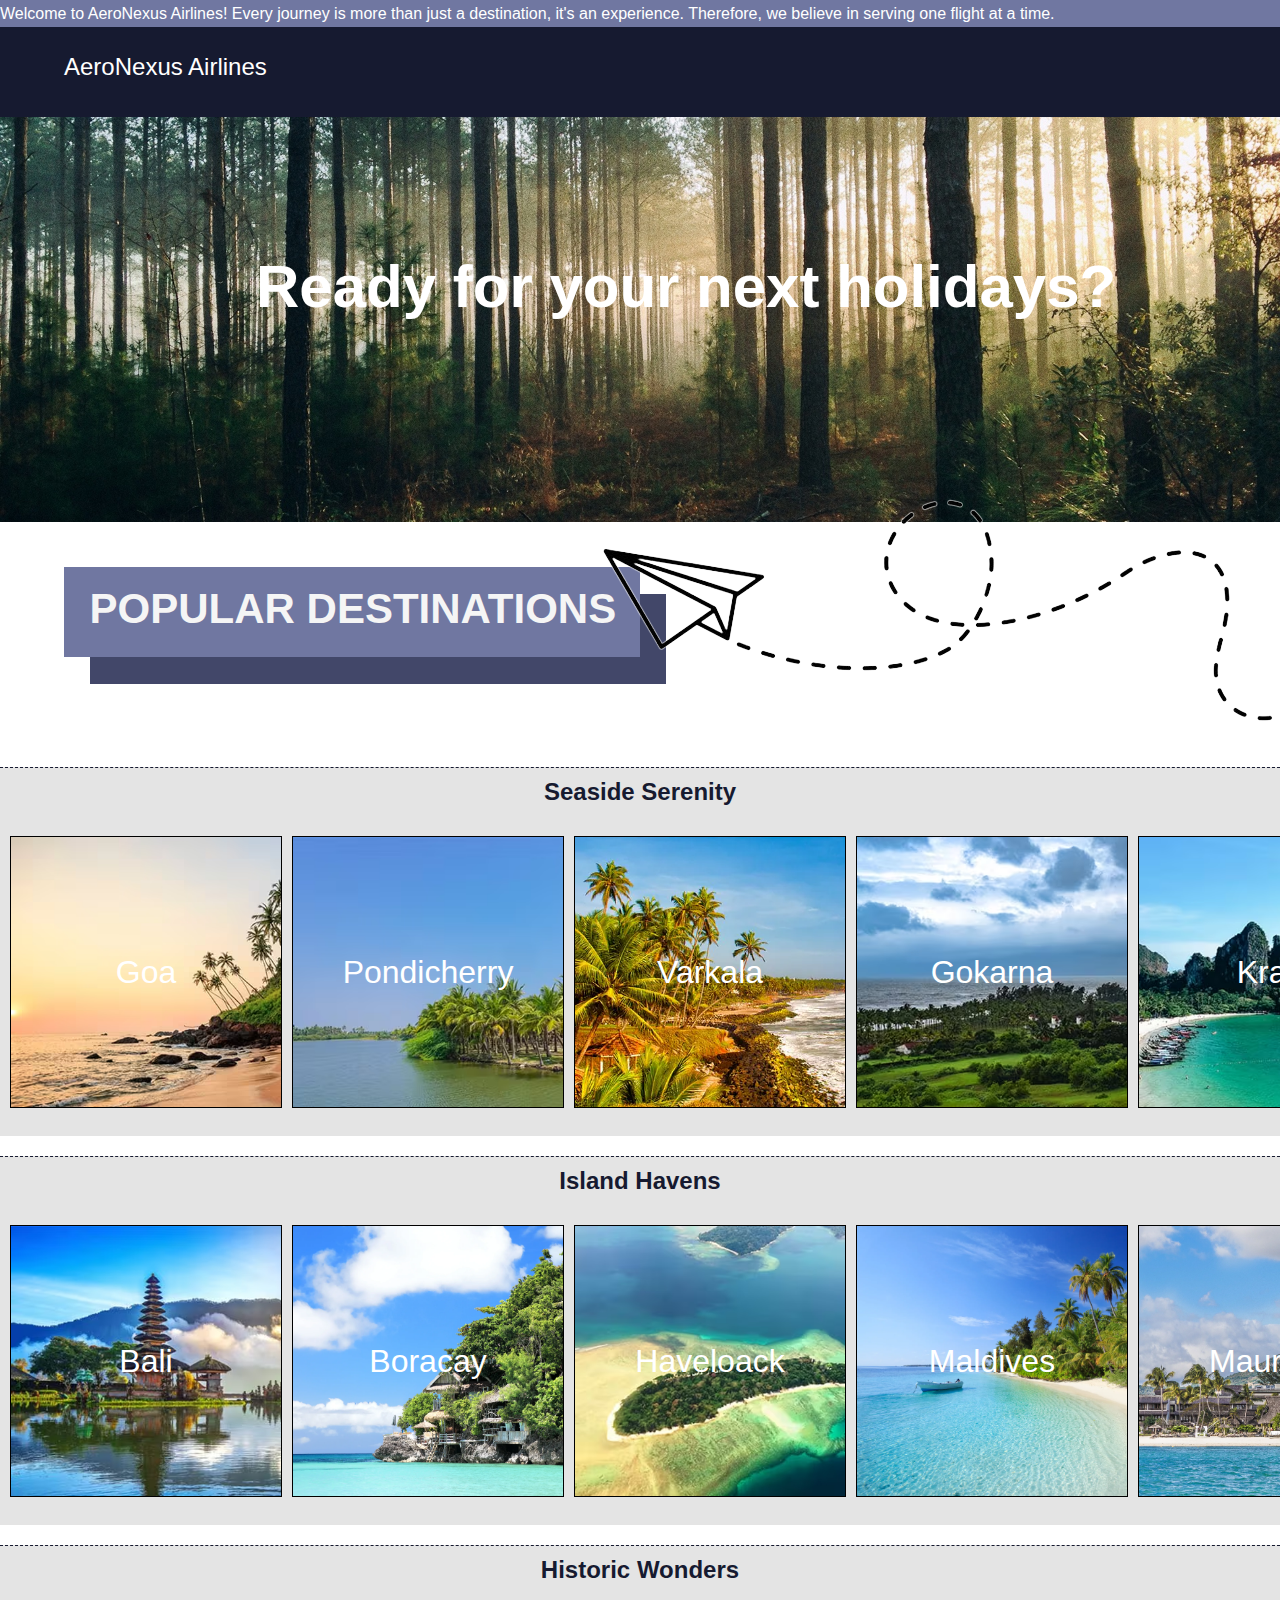
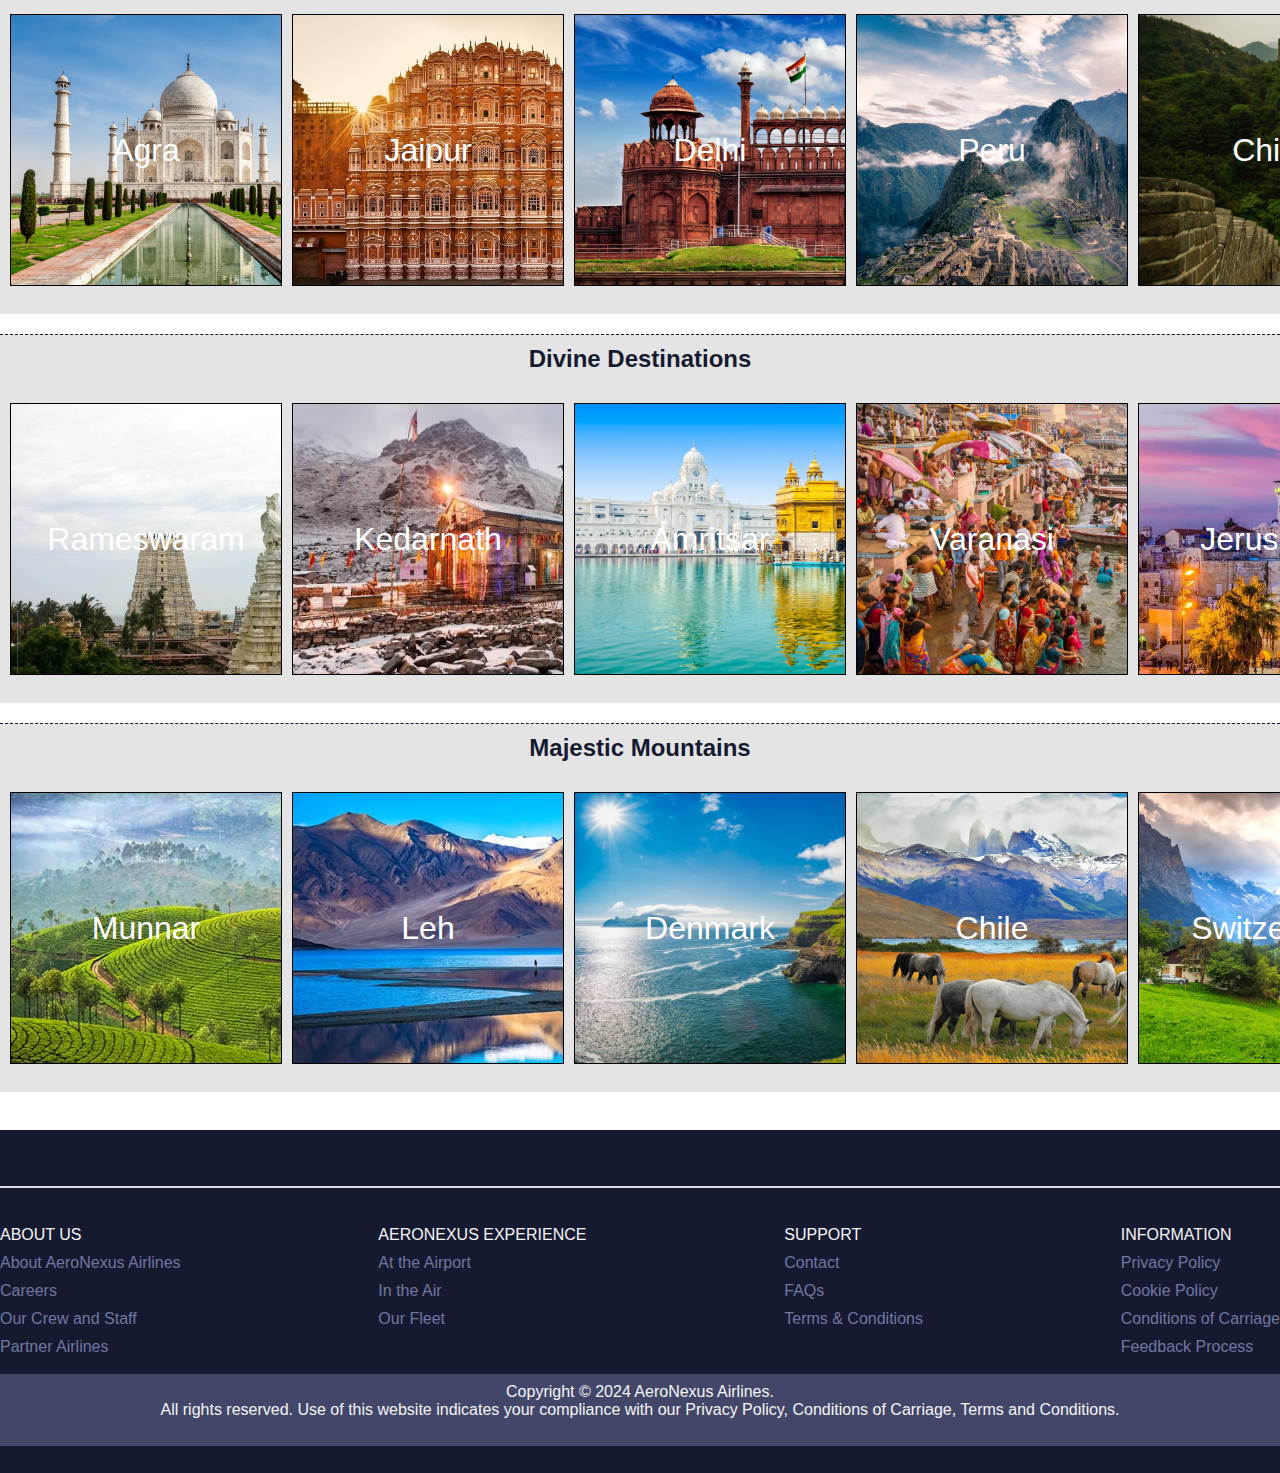
<file: airlinemanagement_frontend/destinations.html>
<!DOCTYPE html>
<html lang="en">
<head>
    <meta charset="UTF-8">
    <meta name="viewport" content="width=device-width, initial-scale=1.0">
    <title>Destinations</title>
    <link rel="stylesheet" href="destinations.css">
</head>
<body>
    <div class="upper-bar1">   
        <span class="upper-bar2" id="upper-bar2">
             Welcome to AeroNexus Airlines! Every journey is more than just a destination, it's an experience. Therefore, we believe in serving one flight at a time. 
        </span>
</div>
<div class="navbar1">
    <div class="company-logo">
        <!-- <img src="logo.png" alt="AeroNexus Logo" class="logo"> -->
        <span class="company-name">AeroNexus Airlines</span>
    </div>
    
</div>
<div class="destination">
   <div id="block3">
    <h1 id="heading1">Ready for your next holidays?</h1>
   </div>
   <div class="heading">
    <div class="paper-plane2"><img id="plane-img2
        " src="paper-long2.png" alt=""></div>
    <div id="block1">
        <p class="head1">POPULAR  DESTINATIONS</p>
        </div>
    </div>
    <div id="block2"></div>
   </div>
</div>
<div class="scrollable-section">
    <h2 class="scrollable-heading">Seaside Serenity</h2>
    <div class="scrollable-boxes">
        <!-- Creating 10 boxes inside the scrollable container -->
        <div class="box"  id="beach-img1"><div class="place-name">Goa</div>
        <div class="learn-more">
            Learn more
        </div>
    </div>
        <div class="box" id="beach-img2"><div class="place-name">Pondicherry</div> <div class="learn-more">
            Learn more
        </div></div>
        <div class="box" id="beach-img3"><div class="place-name">Varkala</div> <div class="learn-more">
            Learn more
        </div></div>
        <div class="box" id="beach-img4"><div class="place-name">Gokarna</div> <div class="learn-more">
            Learn more
        </div></div>
        <div class="box" id="beach-img5"><div class="place-name">Krabi</div> <div class="learn-more">
            Learn more
        </div></div>
        <div class="box" id="beach-img6"><div class="place-name">Venice</div> <div class="learn-more">
            Learn more
        </div></div>
        <div class="box" id="beach-img7"><div class="place-name">Miami</div> <div class="learn-more">
            Learn more
        </div></div>
        <div class="box" id="beach-img8"><div class="place-name">Istanbul</div> <div class="learn-more">
            Learn more
        </div></div>
    </div>
        
    </div>
</div>
<div class="scrollable-section">
    <h2 class="scrollable-heading">Island Havens</h2>
    <div class="scrollable-boxes">
        <!-- Creating 10 boxes inside the scrollable container -->
        <div class="box"  id="island-img1"><div class="place-name">Bali</div>
        <div class="learn-more">
            Learn more
        </div>
    </div>
        <div class="box" id="island-img2"><div class="place-name">Boracay</div> <div class="learn-more">
            Learn more
        </div></div>
        <div class="box" id="island-img3"><div class="place-name">Haveloack</div> <div class="learn-more">
            Learn more
        </div></div>
        <div class="box" id="island-img4"><div class="place-name">Maldives</div> <div class="learn-more">
            Learn more
        </div></div>
        <div class="box" id="island-img5"><div class="place-name">Mauritius</div> <div class="learn-more">
            Learn more
        </div></div>
        <div class="box" id="island-img6"><div class="place-name">Menorca</div> <div class="learn-more">
            Learn more
        </div></div>
        <div class="box" id="island-img7"><div class="place-name">Phuket</div> <div class="learn-more">
            Learn more
        </div></div>
        <div class="box" id="island-img8"><div class="place-name">Santorini</div> <div class="learn-more">
            Learn more
        </div></div>
        
    </div>
</div>

<div class="scrollable-section">
    <h2 class="scrollable-heading">Historic Wonders</h2>
    <div class="scrollable-boxes">
        <div class="box"  id="historic-img1"><div class="place-name">Agra</div>
        <div class="learn-more">
            Learn more
        </div>
    </div>
        <div class="box" id="historic-img2"><div class="place-name">Jaipur</div> <div class="learn-more">
            Learn more
        </div></div>
        <div class="box" id="historic-img3"><div class="place-name">Delhi</div> <div class="learn-more">
            Learn more
        </div></div>
        <div class="box" id="historic-img4"><div class="place-name">Peru</div> <div class="learn-more">
            Learn more
        </div></div>
        <div class="box" id="historic-img5"><div class="place-name">China</div> <div class="learn-more">
            Learn more
        </div></div>
        <div class="box" id="historic-img6"><div class="place-name">Italy</div> <div class="learn-more">
            Learn more
        </div></div>
        <div class="box" id="historic-img7"><div class="place-name">Egypt</div> <div class="learn-more">
            Learn more
        </div></div>
        <div class="box" id="historic-img8"><div class="place-name">Jordan</div> <div class="learn-more">
            Learn more
        </div></div>
        
    </div>
</div>

<div class="scrollable-section">
    <h2 class="scrollable-heading">Divine Destinations</h2>
    <div class="scrollable-boxes">
        <div class="box"  id="divine-img1"><div class="place-name">Rameswaram</div>
        <div class="learn-more">
            Learn more
        </div>
    </div>
        <div class="box" id="divine-img2"><div class="place-name">Kedarnath</div> <div class="learn-more">
            Learn more
        </div></div>
        <div class="box" id="divine-img3"><div class="place-name">Amritsar</div> <div class="learn-more">
            Learn more
        </div></div>
        <div class="box" id="divine-img4"><div class="place-name">Varanasi</div> <div class="learn-more">
            Learn more
        </div></div>
        <div class="box" id="divine-img5"><div class="place-name">Jerusalem</div> <div class="learn-more">
            Learn more
        </div></div>
        <div class="box" id="divine-img6"><div class="place-name">Mecca</div> <div class="learn-more">
            Learn more
        </div></div>
        <div class="box" id="divine-img7"><div class="place-name">Puri</div> <div class="learn-more">
            Learn more
        </div></div>
        <div class="box" id="divine-img8"><div class="place-name">Vatican City</div> <div class="learn-more">
            Learn more
        </div></div>
        
    </div>
</div>

<div class="scrollable-section">
    <h2 class="scrollable-heading">Majestic Mountains</h2>
    <div class="scrollable-boxes">
        <div class="box"  id="mountains-img1"><div class="place-name">Munnar</div>
        <div class="learn-more">
            Learn more
        </div>
    </div>
        <div class="box" id="mountains-img2"><div class="place-name">Leh</div> <div class="learn-more">
            Learn more
        </div></div>
        <div class="box" id="mountains-img3"><div class="place-name">Denmark</div> <div class="learn-more">
            Learn more
        </div></div>
        <div class="box" id="mountains-img4"><div class="place-name">Chile</div> <div class="learn-more">
            Learn more
        </div></div>
        <div class="box" id="mountains-img5"><div class="place-name">Switzerland</div> <div class="learn-more">
            Learn more
        </div></div>
        <div class="box" id="mountains-img6"><div class="place-name">Argentina</div> <div class="learn-more">
            Learn more
        </div></div>
        <div class="box" id="mountains-img7"><div class="place-name">Kashmir</div> <div class="learn-more">
            Learn more
        </div></div>
        <div class="box" id="mountains-img8"><div class="place-name">Austria</div> <div class="learn-more">
            Learn more
        </div></div>
    </div>
</div>
<div class="space1"></div>
<div class="last-part">
    <br><br>
    <hr class="divider">
    <div class="list">
        <div class="listone">
            <p>ABOUT US</p>
            <ul>
                <li><a href="#">About AeroNexus Airlines</a></li>
                <li><a href="#">Careers</a></li>
                <li><a href="#">Our Crew and Staff</a></li>
                <li><a href="#">Partner Airlines</a></li>
            </ul>
        </div>
        <div class="listtwo">
            <p>AERONEXUS EXPERIENCE</p>
            <ul>
                <li><a href="#">At the Airport</a></li>
                <li><a href="#">In the Air</a></li>
                <li><a href="#">Our Fleet</a></li>
            </ul>
        </div>
        <div class="listthree">
            <p>SUPPORT</p>
            <ul>
                <li><a href="#">Contact</a></li>
                <li><a href="#">FAQs</a></li>
                <li><a href="#">Terms & Conditions</a></li>
            </ul>
        </div>
        <div class="listfour">
            <p>INFORMATION</p>
            <ul>
                <li><a href="#">Privacy Policy</a></li>
                <li><a href="#">Cookie Policy</a></li>
                <li><a href="#">Conditions of Carriage</a></li>
                <li><a href="#">Feedback Process</a></li>
            </ul>
        </div>
    </div>
    <div class="copyright">
        <p>
            Copyright © 2024 AeroNexus Airlines.
            <br>
            All rights reserved. Use of this website indicates your compliance with our Privacy Policy, Conditions of Carriage, Terms and Conditions.
        </p>
    </div>
</div>

    <script src="destinations.js"></script>
</body>
</html>
</file>
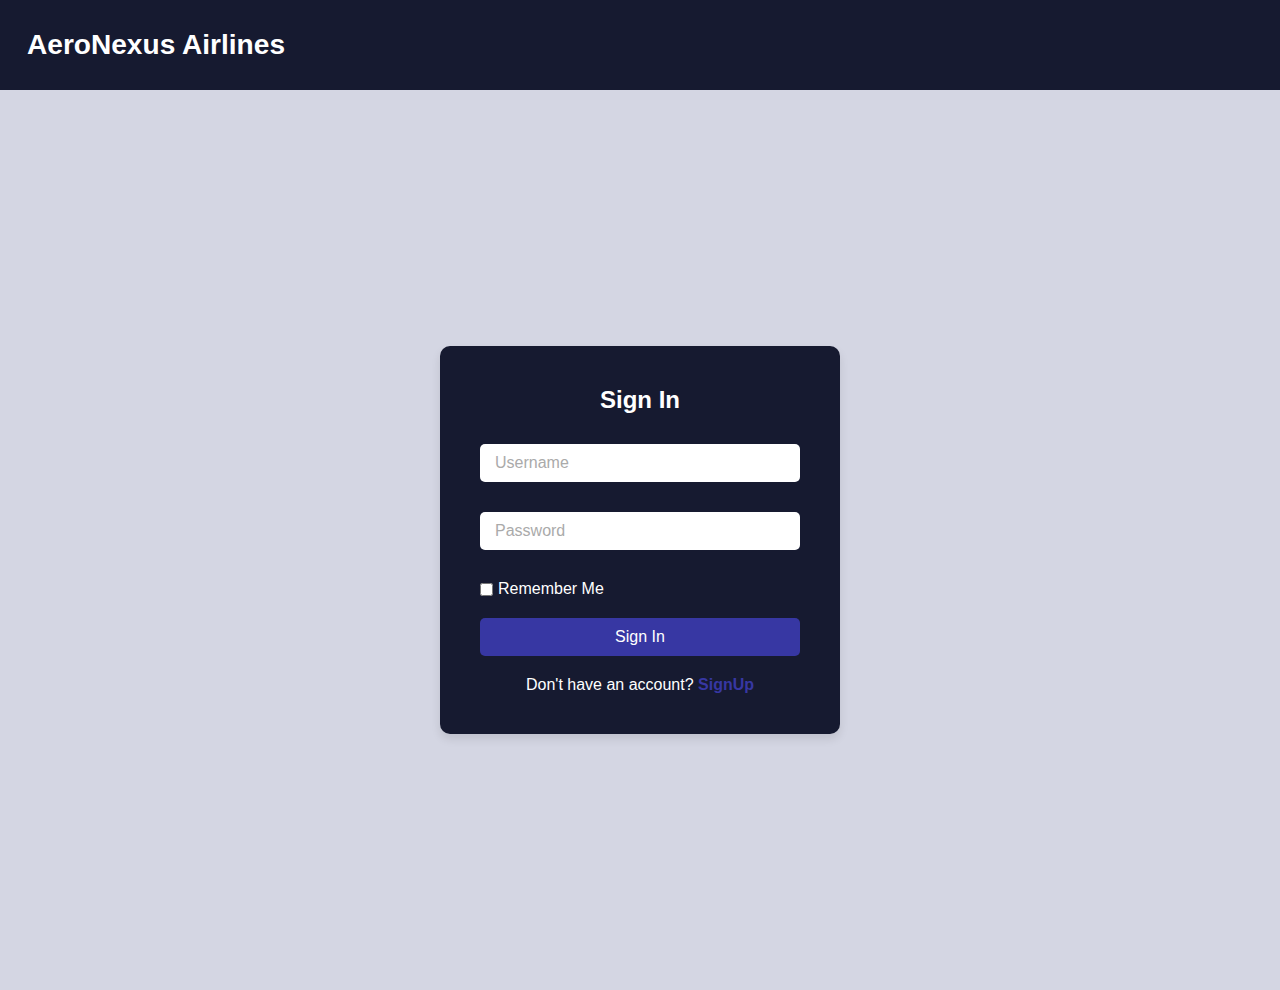
<file: airlinemanagement_frontend/login.html>
<!DOCTYPE html>
<html lang="en">
<head>
  <meta charset="UTF-8">
  <meta name="viewport" content="width=device-width, initial-scale=1.0">
  <title>Login Page</title>
  <link rel="stylesheet" href="login.css">
</head>
<body>
    <div class="navbar">
        <h3>AeroNexus Airlines</h3>
    </div>
  <div class="login-container">
    <div class="login-box">
      <h2>Sign In</h2>
      <form>
        <div class="input-box">
          <input type="text" name="username" required>
          <label>Username</label>
        </div>
        <div class="input-box">
          <input type="password" name="password" required>
          <label>Password</label>
        </div>
        <div class="remember-me">
          <input type="checkbox" id="remember" name="remember">
          <label for="remember">Remember Me</label>
        </div>
        <button type="submit">Sign In</button>
        <div class="register-link">
          <p>Don't have an account? <a href="signup.html">SignUp</a></p>
        </div>
      </form>
    </div>
  </div>
</body>
</html>
</file>
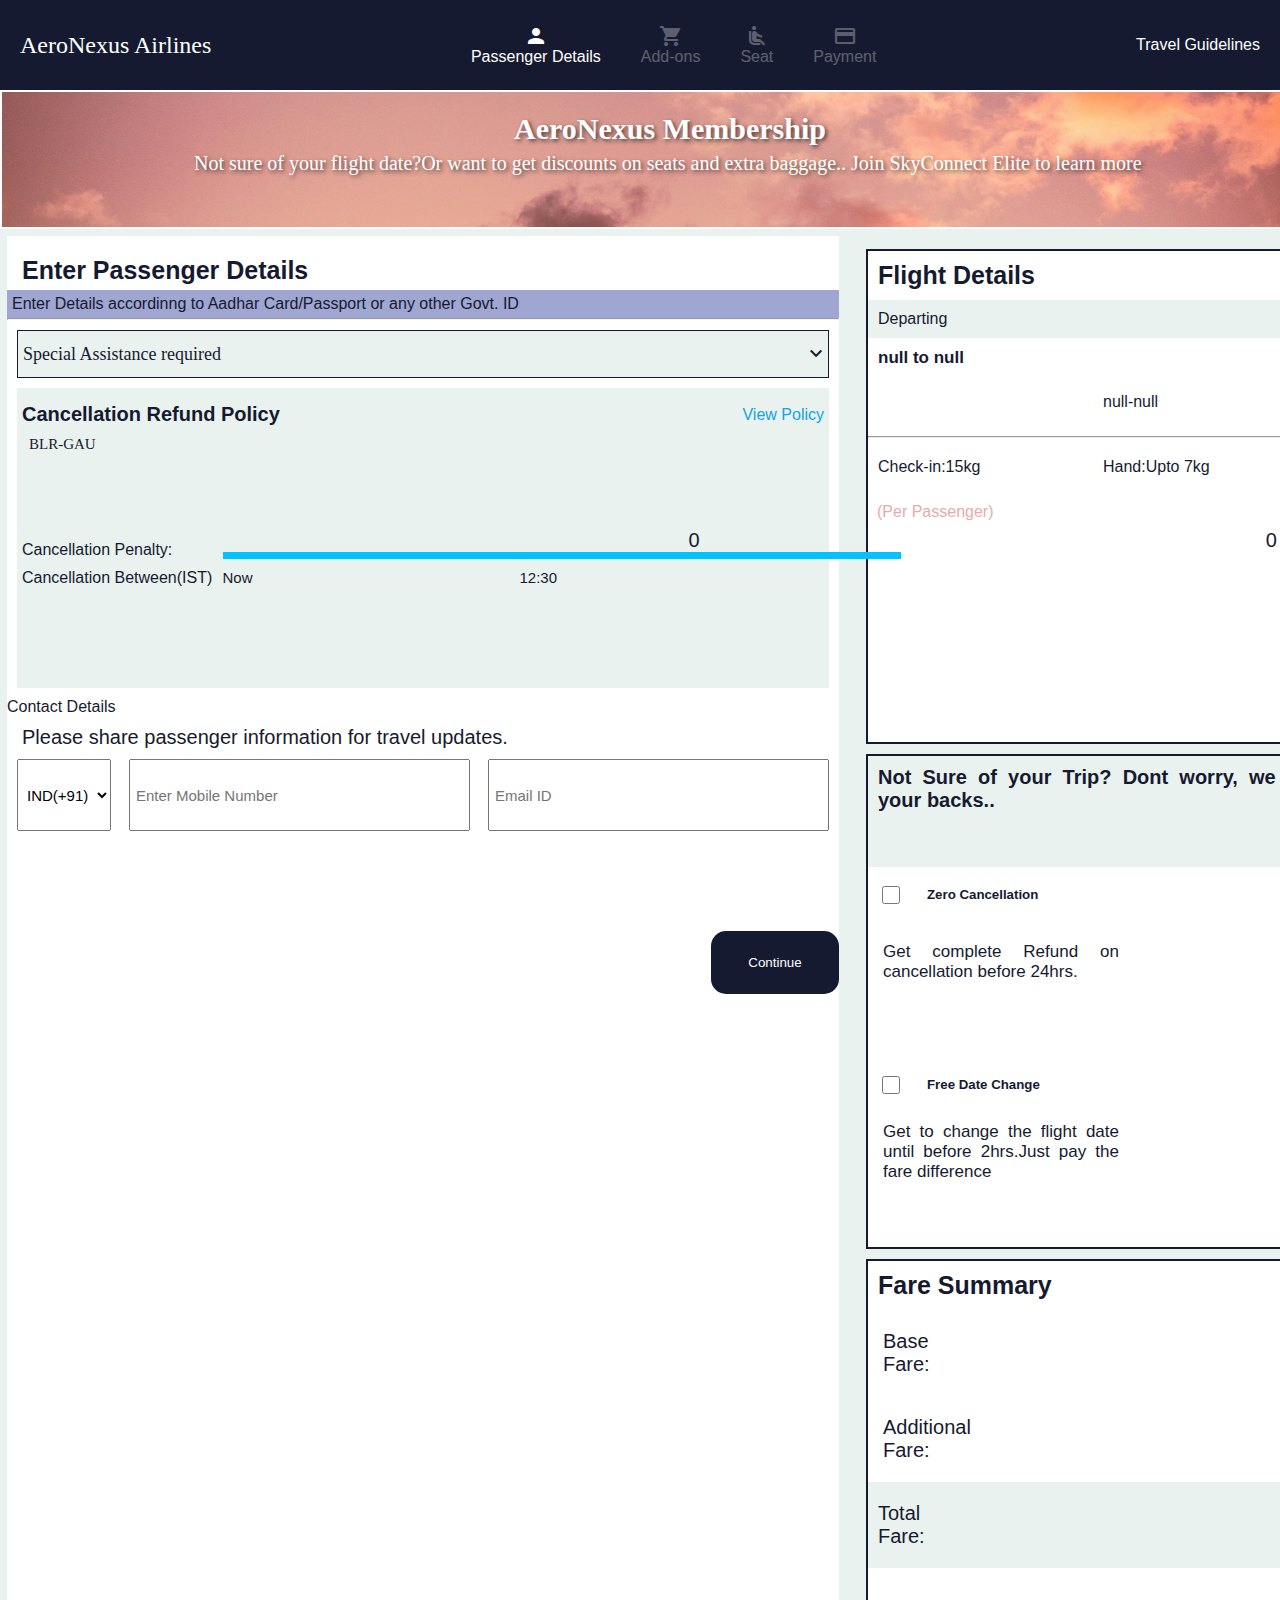
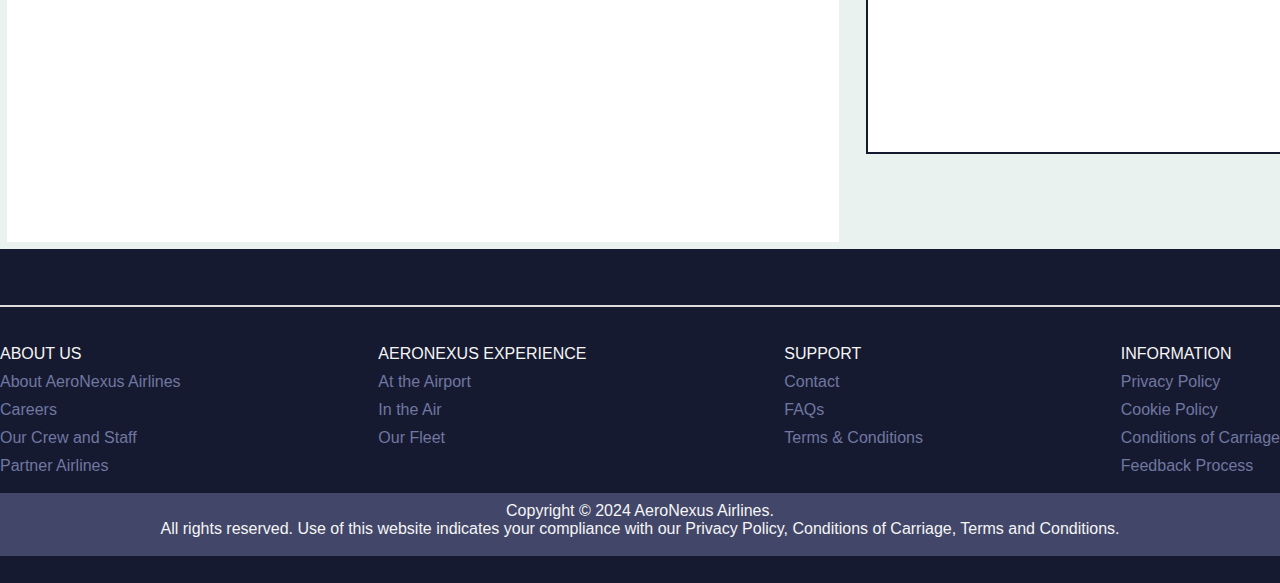
<file: airlinemanagement_frontend/passsenger.html>
<!DOCTYPE html>
<html lang="en">
<head>
    <meta charset="UTF-8">
    <meta name="viewport" content="width=device-width, initial-scale=1.0">
    <title>Passenger Record</title>
    <link rel="stylesheet" href="passenger.css">
    <link href="https://fonts.googleapis.com/icon?family=Material+Icons" rel="stylesheet">
    <link rel="stylesheet" href="https://cdnjs.cloudflare.com/ajax/libs/font-awesome/6.5.2/css/all.min.css" integrity="sha512-SnH5WK+bZxgPHs44uWIX+LLJAJ9/2PkPKZ5QiAj6Ta86w+fsb2TkcmfRyVX3pBnMFcV7oQPJkl9QevSCWr3W6A==" crossorigin="anonymous" referrerpolicy="no-referrer" />

    
</head>
<body>
<div class="navigation">
    <div id="brandname">
    <p>AeroNexus Airlines</p>
    </div>
    <div id="steps"> 
    <div id="step1"><i class="material-icons">person</i><p>Passenger Details</p></div>
    <div id="step2"><i class="material-icons">shopping_cart</i><p>Add-ons</p></div>
    <div id="step3"><i class="material-icons">airline_seat_recline_normal</i><p> Seat</p></div>
    <div id="step4"><i class="material-icons">credit_card</i><p>Payment</p></div>
    </div>
    <div id="guidelines"><a href="guide.html">Travel Guidelines</a></div>
</div>
<div class="advertisement">
    <img src="sunset3.jpg">
    <h2> AeroNexus Membership</h2>
    <a href="membership.html">Not sure of your flight date?Or want to get discounts on seats and extra baggage.. Join SkyConnect Elite to learn more</a>
</div>
<div class="details">
    <div class="Passenger_details">
                <div class="heading">
                    <span id="main_heading">Enter Passenger Details</span>
                    <p id="requirement">Enter Details accordinng to Aadhar Card/Passport or any other Govt. ID</p>
                    <hr>
                </div>
               
                <form id="airnexus">
                     <div class="passengerinput">
                        <!-- <span class="subheading">Add Passenger 1</span>
                        <div class="gender">
                            <div><input type="radio" name="Gender" value="Mr." required><span>Mr.</span></div>
                            <div><input type="radio" name="Gender" value="Ms."><span>Ms.</span></div>
                            <div><input type="radio" name="Gender" value="Mrs."><span>Mrs.</span></div>
                         </div>
         
                        <div class="input">
                            <input type="text" placeholder="Firstname(& Middlename, if any)" id="firstname" required>
                            <input type="text" placeholder="Last name" id="lastname" required>
                        </div> -->
                     </div>
                    <div class="specialassistance">
                       <div class="spcl">
                        <span class="subheading">Special Assistance required</span>
                        <i class="material-icons dropdown-icon">keyboard_arrow_down</i>
                       </div>
                        <ul> 
                            <li><input type='checkbox' value="WheelChair required">WheelChair required</li>
                            <li><input type='checkbox' value="Speech Impaired">Speech Impaired</li>
                            <li><input type='checkbox' value="Hearing Impaired">Hearing Impared</li>
                            <li><input type='checkbox' value="Visually Impaired">Visually Impaired</li>
                        </ul>
                    </div>
                    <div class="cancellation">
                        <div id="cancellation_heading">
                            <span>Cancellation Refund Policy</span>
                            <a href="#">View Policy</a>
                        </div>

                        <div id="travel_points">
                            <i class="fa-solid fa-paper-plane" style="margin-right:7px"></i>
                            <span>BLR-GAU</span>
                        </div>
                        <div class="policy">
                            <div id="amount">
                                <div id="penalty1"><i class="material-icons">currency_rupee</i><p>3800</p></div>
                                <div id="penalty2"> <i class="material-icons">currency_rupee</i><p>5834</p></div>
                                <div id="empty"></div>
                            </div>
                            
                                <div id="penalty_heading"> Cancellation Penalty:</div>
                                <div id="time_heading"> Cancellation Between(IST)</div>
                            
                            
                            <div id="time">
                                <p>Now</p>
                                <div><p class="canceldate">22Jul</p><p id="ccltime1">12:30</p></div>
                            <div> <p class="canceldate">22Jul</p><p id="ccltime2">14:30</p></div>
                            </div>
                        </div>

                    </div>
                    <div class="contactinfo">
                        <span id="subheading">Contact Details</span>
                        <p>Please share passenger information for travel updates.</p>
                        <div class="contact">
                            <select>
                                <option value="+91">IND(+91)</option>
                            </select>
                            <input type="number" placeholder="Enter Mobile Number" required>
                            <input type="email" placeholder="Email ID" required>
                        </div>
                    </div>
                    <button class="submit" type="submit">Continue</button>
                </form>  
    </div>
   
      
   
    <div class="summary">
        <div class="flight_summary">
            <span id="flight_details_heading"> Flight Details</span>
            <div id="flight_basicinfo">
                <p>Departing</p>
               <div id="flight_number"> <i class="fa-solid fa-plane" style="margin-right:5px;"></i><p>6E 4957</p></div>
            </div>
            <div>
                <span id="flight_journey">Bengaluru(T1)-Guwahati</span>
                <div id="flight_info">
                    <p id="flight_date">10 Jun 2024</p>
                    <p id="flight_time"> 08:40-11:45</p>
                    <p id="flight_duration">03h 05m</p>
                    <p id="flight_stops">NonStop</p>
                </div>
                <hr>
                <div id="baggage_details">
                     <p> Check-in:15kg</p>
                     <p>Hand:Upto 7kg</p>
                </div>
                <p style="margin:3vh 1vh; color:#e7abab; ">(Per Passenger)</p>
            </div>
         
        </div>
        <div class="policies">
            <p>Not Sure of your Trip? Dont worry, we got your backs..</p>
          
            <div class="zerocancellation">
                <input type="checkbox" name="policies" value="freecancellation" id="policycheckbox">
                <h5>Zero Cancellation</h5>
                 <div class="policycost">  <p ><i class="material-icons" class="rupee">currency_rupee</i>
                   </p> <cost>1029</cost></div>
                <p class="policyinfo">Get complete Refund on cancellation before 24hrs.</p>
          
               
            </div>
           
            <div class="freedatechange">
                <input type="checkbox"  name="policies" value="freedatechange" id="policycheckbox">
                <h5>Free Date Change</h5>
               <div class="policycost"> <p > <i class="material-icons" class="rupee">currency_rupee</i></p><cost>679</cost></div>
                <p class="policyinfo">Get to change the flight date until before 2hrs.Just pay the fare difference</p>    
            </div>
        </div>
        <div class="fare_summary">
            <div id="fare_heading">Fare Summary</div>
            <div id="basefare"> <p> <i class="fa-solid fa-plus" style="margin-right:5px;"></i>Base Fare:</p><p> <i class="material-icons">currency_rupee</i><cost>5834</cost></p></div>
            <div id="additionalfare"><p> <i class="fa-solid fa-plus" style="margin-right:5px;"></i>Additional Fare:</p><p><i class="material-icons">currency_rupee</i><cost>314</cost></p></div>
            <div id="totalfare"><p>Total Fare:</p><p><i class="material-icons">currency_rupee</i><cost>6148</cost></p></div>
        </div>
    </div>
</div>

<div class="last-part">
    <br><br>
    <hr class="divider">
    <div class="list">
        <div class="listone">
            <p>ABOUT US</p>
            <ul>
                <li><a href="#">About AeroNexus Airlines</a></li>
                <li><a href="#">Careers</a></li>
                <li><a href="#">Our Crew and Staff</a></li>
                <li><a href="#">Partner Airlines</a></li>
            </ul>
        </div>
        <div class="listtwo">
            <p>AERONEXUS EXPERIENCE</p>
            <ul>
                <li><a href="#">At the Airport</a></li>
                <li><a href="#">In the Air</a></li>
                <li><a href="#">Our Fleet</a></li>
            </ul>
        </div>
        <div class="listthree">
            <p>SUPPORT</p>
            <ul>
                <li><a href="#">Contact</a></li>
                <li><a href="#">FAQs</a></li>
                <li><a href="#">Terms & Conditions</a></li>
            </ul>
        </div>
        <div class="listfour">
            <p>INFORMATION</p>
            <ul>
                <li><a href="#">Privacy Policy</a></li>
                <li><a href="#">Cookie Policy</a></li>
                <li><a href="#">Conditions of Carriage</a></li>
                <li><a href="#">Feedback Process</a></li>
            </ul>
        </div>
    </div>
    <div class="copyright">
        <p>
            Copyright © 2024 AeroNexus Airlines.
            <br>
            All rights reserved. Use of this website indicates your compliance with our Privacy Policy, Conditions of Carriage, Terms and Conditions.
        </p>
    </div>
</div>


<script src="passenger.js"></script>
</body>
</html>
</file>
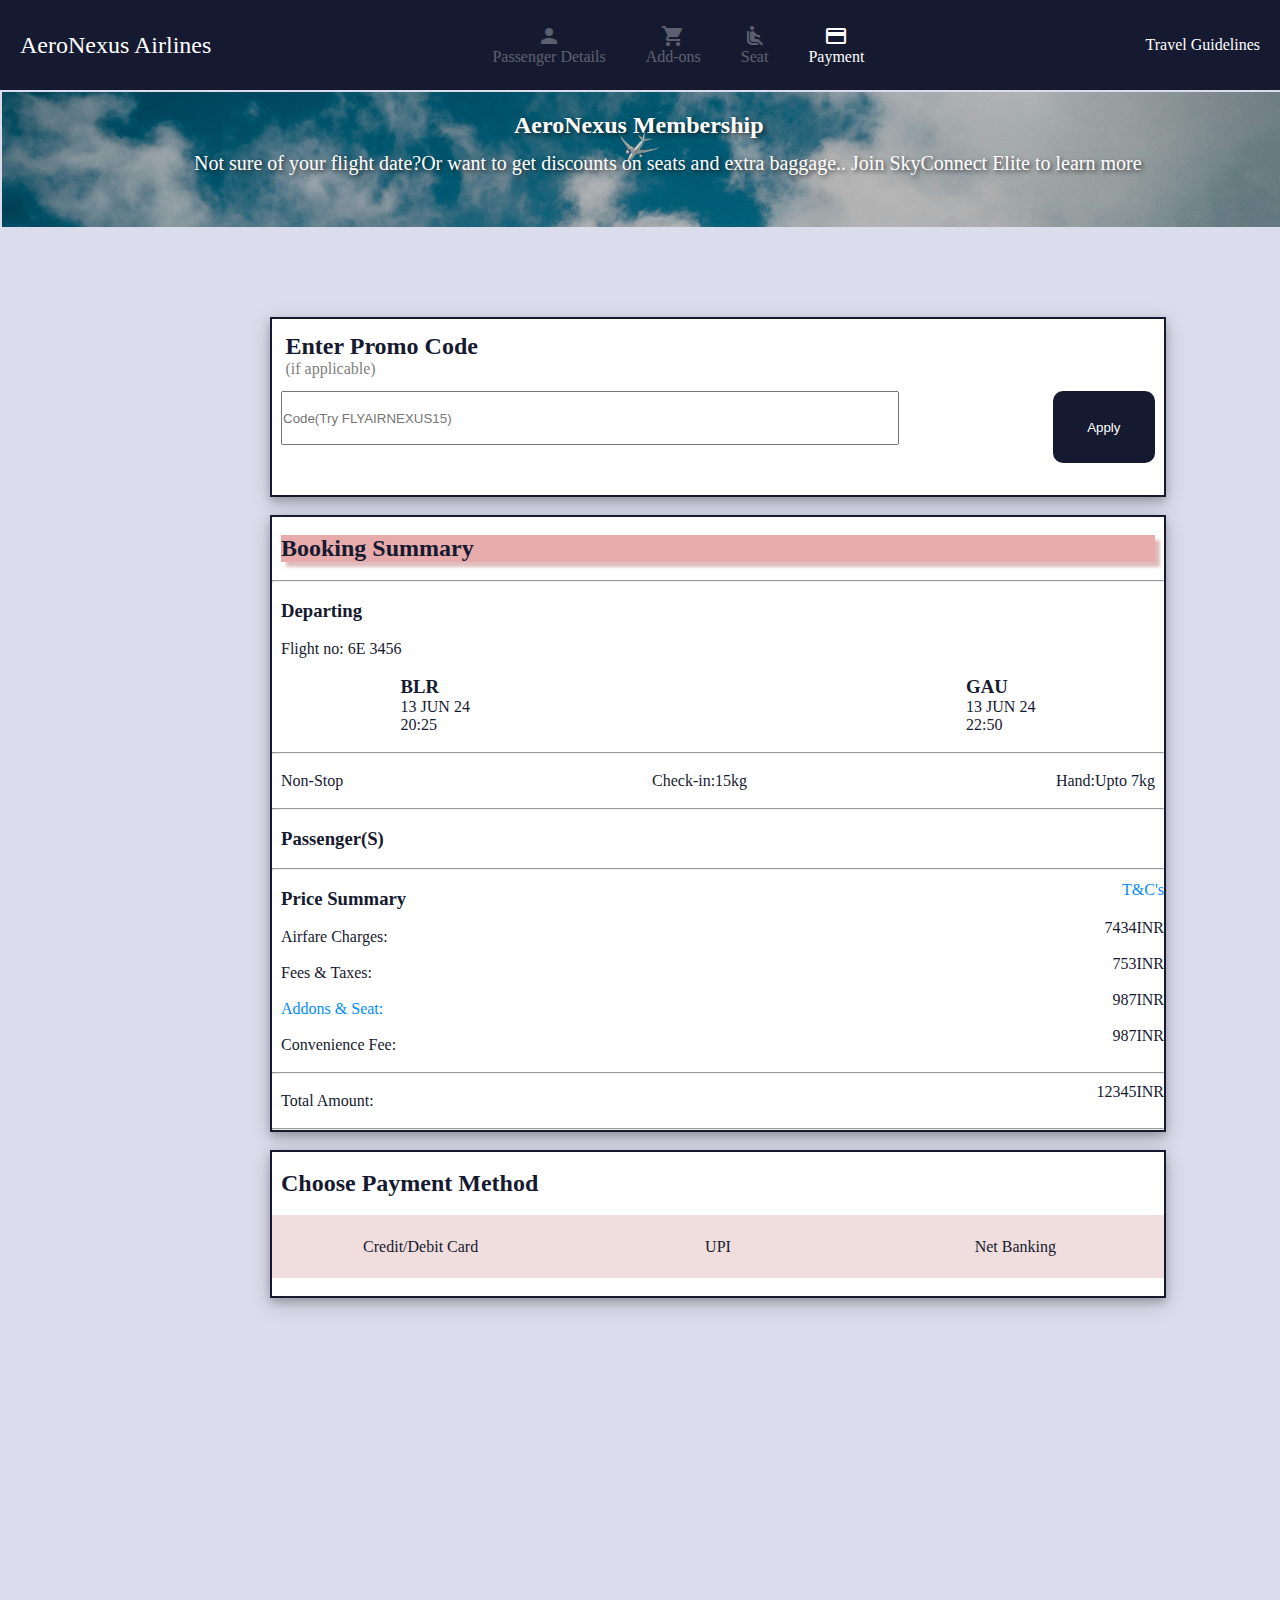
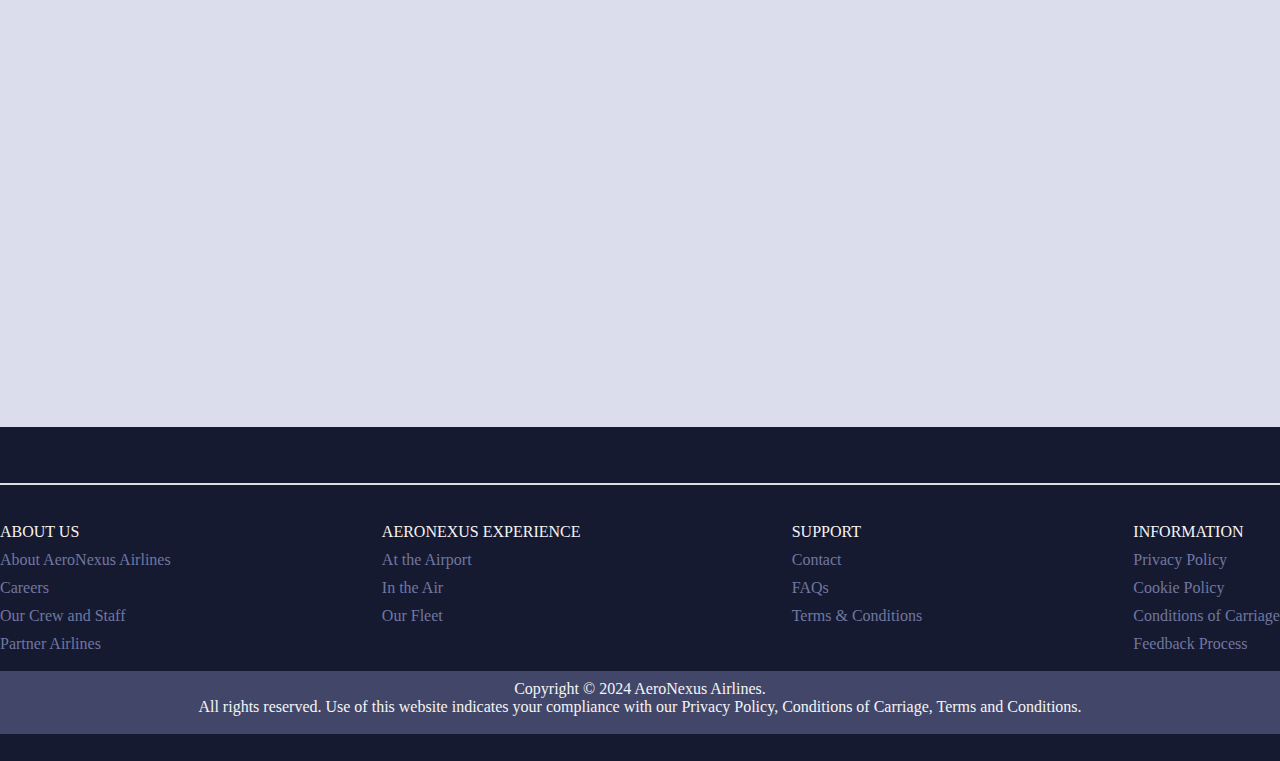
<file: airlinemanagement_frontend/payment.html>
<!DOCTYPE html>
<html lang="en">
<head>
    <meta charset="UTF-8">
    <meta name="viewport" content="width=device-width, initial-scale=1.0">
    <title>Payment</title>
    <link rel="stylesheet" href="payment.css">
    <link href="https://fonts.googleapis.com/icon?family=Material+Icons" rel="stylesheet">
    <link rel="stylesheet" href="https://cdnjs.cloudflare.com/ajax/libs/font-awesome/6.5.2/css/all.min.css" integrity="sha512-SnH5WK+bZxgPHs44uWIX+LLJAJ9/2PkPKZ5QiAj6Ta86w+fsb2TkcmfRyVX3pBnMFcV7oQPJkl9QevSCWr3W6A==" crossorigin="anonymous" referrerpolicy="no-referrer" />

</head>
<body>
    <div class="navigation">
        <div id="brandname">
        <p>AeroNexus Airlines</p>
        </div>
        <div id="steps"> 
        <div id="step1"><i class="material-icons">person</i><p>Passenger Details</p></div>
        <div id="step2"><i class="material-icons">shopping_cart</i><p>Add-ons</p></div>
        <div id="step3"><i class="material-icons">airline_seat_recline_normal</i><p> Seat</p></div>
        <div id="step4"><i class="material-icons">credit_card</i><p>Payment</p></div>
        </div>
        <div id="guidelines"><a href="guide.html">Travel Guidelines</a></div>
</div>
<div class="advertisement">
        <img src="sky1.jpg">
        <h2> AeroNexus Membership</h2>
        <a href="membership.html">Not sure of your flight date?Or want to get discounts on seats and extra baggage.. Join SkyConnect Elite to learn more</a>
</div>
      <div class="contain">
        <div class="promocode">
            <div class="heading">
                <h2>Enter Promo Code</h2>
            <p>(if applicable)</p>
            </div>
           <div class="getcode">
            <input type="text" placeholder="Code(Try FLYAIRNEXUS15)">
            <button>Apply</button>
           </div>
           </div> 
           <div class="bookingsummary">
            <h2> Booking Summary</h2>
            <hr>
            <h3>Departing</h3>
            <p class="flight_no">Flight no: 6E 3456</p>
            <div class="info">
                <div id="depart">
                    <h3>BLR</h3>
                    <p >13 JUN 24</p>
                    <p class="departtime">20:25</p>
                </div>
                <i class="fa-solid fa-arrow-right"></i>
                  <div id="land">
                    <h3>GAU</h3>
                    <p>13 JUN 24</p>
                    <p class="arrivetime">22:50</p>
                  </div>
            </div>
              <hr>
              <div class="moreinfo">
                <p class="stopinfo">Non-Stop</p>
                <p class="checkin">Check-in:15kg</p>
                <p>Hand:Upto 7kg</p>
              </div>
              <hr>
               <div class="passengerlist"> <h3>Passenger(S)</h3>
                </div>
                <hr>
                <div class="price">
                     <div>
                        <h3>Price Summary</h3>
                        <a href="#">T&C's</a>
                     </div>
                    <div><p>Airfare Charges:</p>
                    <cost>7434INR</cost>
                    </div>
                    <div><p>Fees & Taxes:</p>
                    <cost>753INR</cost>
                    </div>
                    <div><div class="addonandseatinfo" style="margin:2vh 0 0 1vh;">Addons & Seat:</div>
                    <cost>987INR</cost>
                    </div>
                    <div><p>Convenience Fee:</p>
                        <cost>987INR</cost>
                        </div>
                    <hr>
                    <div><p> Total Amount:</p>
                    <cost>12345INR</cost>
                    </div>
                    <hr>
                </div>
        
           </div>
           <div class="paymentmethod">
                 <h2> Choose Payment Method</h2>
                  
                    <div class="paymentoptions">
                        <div> Credit/Debit Card</div>
                       <div> UPI</div>
                      <div> Net Banking</div>
                      </div>
                      <div class="paydetails">
                        <div class="card">
                         <div><p>Name On Card</p>
                             <input type="text" placeholder="CardHolder Name" id="cardname">
                         </div>
                         <div><p>Card Number</p>
                             <input type="number" placeholder="Card Number" id="cardnumber">
                         </div>
                         <div><p>Expiration Month</p>
                            <input type="number" placeholder="MM//YY" id="date" oninput="if(this.value.length > 4) this.value = this.value.slice(0, 4); " >
                            </div>
                         <div><p>Card  CVV</p>
                                <input type="number" placeholder="CVV" id="CVV" min="100" max="999" oninput="if(this.value.length > 3) this.value = this.value.slice(0, 3); ">
                            </div>
                        </div>
                        <div class="Upi">
                          <img src="images/UPI.png">
                         <p>Pay instantly from your bank account using Unified Payment Interface(UPI). To do so, you must have a registered Virtual Payment address(VPA)</p>
                       <div class="upiinfo">
                        <div id="upiid">
                            <h3>Enter Virtual Payment address(VPA)</h3>
                            <input type="text" placeholder="Enter your UPI ID" id="idupi">
                            <button> Verify</button>
                        </div>
                        <p>OR</p>
                        <div id="qr">
                            <h3>Scan and Pay</h3>
                            <img src="images/qr.png">
                        </div>
                       </div>
                     </div>
                     <div class="netbank">
                     <h3>Welcome to Net Banking</h3>
                         <div id="netbankingoption">
                             <div><input type="radio" name="netbankingoption" value="Axis" id="nb">Axis Bank</div>
                            <div> <input type="radio" name="netbankingoption" value="HDFC" id="nb">HDFC Bank</div>
                            <div> <input type="radio" name="netbankingoption" value="ICICI" id="nb">ICICI Bank</div>
                            <div> <input type="radio" name="netbankingoption" value="SBI" id="nb">SBI</div>
             
                         </div>
                          <div class="urgentmsg" style="color:#e7bcbc">Net banking is currently unavailable. We apologize for the inconvenience.</div>
                     </div>
                  </div>
      
             
           </div>
          </div>
          <div class="addonandseat">
            <i class="fa-solid fa-xmark" style="padding:1vh 0 0 2vh; grid-column: 1/3;"></i>
              <div class="seatfinal">
                <h3>Seat:</h3>
                <p>30B</p>
              </div>
              <div class="mealsfinal">
                <h3>SkyNexus Gourmet:</h3>
                <p>NONE</p>
              </div>
              <div class="assistancefinal">
                <h3>Special Assistance:</h3>
                <p>NONE</p>
              </div>
              <div class="lostfinal">
                <h3>Lost Baggage Protection:</h3>
                <p>No</p>
              </div>
              <div class="priorityfinal">
                <h3>NexusPriority Access:</h3>
                <p>No</p>
              </div>
              <div class="zcfinal">
                <h3>Zero Cancellation:</h3>
                <p>No</p>
              </div>
              <div class="fdcfinal">
                <h3>Free Date Change:</h3>
                <p>No</p>
              </div>
              <div class="sportsfinal">
                <h3>No of Sport items:</h3>
                <p>2</p>
              </div>
              
        </div>
        <div class="last-part">
          <br><br>
          <hr class="divider">
          <div class="list">
              <div class="listone">
                  <p>ABOUT US</p>
                  <ul>
                      <li><a href="#">About AeroNexus Airlines</a></li>
                      <li><a href="#">Careers</a></li>
                      <li><a href="#">Our Crew and Staff</a></li>
                      <li><a href="#">Partner Airlines</a></li>
                  </ul>
              </div>
              <div class="listtwo">
                  <p>AERONEXUS EXPERIENCE</p>
                  <ul>
                      <li><a href="#">At the Airport</a></li>
                      <li><a href="#">In the Air</a></li>
                      <li><a href="#">Our Fleet</a></li>
                  </ul>
              </div>
              <div class="listthree">
                  <p>SUPPORT</p>
                  <ul>
                      <li><a href="#">Contact</a></li>
                      <li><a href="#">FAQs</a></li>
                      <li><a href="#">Terms & Conditions</a></li>
                  </ul>
              </div>
              <div class="listfour">
                  <p>INFORMATION</p>
                  <ul>
                      <li><a href="#">Privacy Policy</a></li>
                      <li><a href="#">Cookie Policy</a></li>
                      <li><a href="#">Conditions of Carriage</a></li>
                      <li><a href="#">Feedback Process</a></li>
                  </ul>
              </div>
          </div>
          <div class="copyright">
              <p>
                  Copyright © 2024 AeroNexus Airlines.
                  <br>
                  All rights reserved. Use of this website indicates your compliance with our Privacy Policy, Conditions of Carriage, Terms and Conditions.
              </p>
          </div>
      </div>
      

           <script src="payment.js"></script>
        </body>
     
</html>
</file>
<file: airlinemanagement_frontend/addons.css>
*{
    margin: 0;
    padding: 0;
    box-sizing: border-box;
}
body {
    height: auto;
    font-family: 'Trebuchet MS', 'Lucida Sans Unicode', 'Lucida Grande', 'Lucida Sans', Arial, sans-serif;
}
.navigation{
    display:flex;
    justify-content: space-between;
    align-items: center;
    background-color: #161A30;
    height:10vh;
    width:100%;
    box-shadow: 10px black ;
    
}
#brandname,#guidelines a{
    color:white;
    text-decoration: none;
    padding: 20px;
}
#brandname{
    font-size: x-large;
}
#steps{
    color:white;
    display:flex;
    justify-content: center;
    align-items: center;
}
#steps div{

    display:flex;
    flex-direction: column;
    justify-content: center;
    align-items: center;
    padding:20px;
    opacity:0.3;
}

 #steps #step2{
    opacity:1;
}

.advertisement
{
    width:100%;
    height:20vh;
    text-align:center;
    position:relative;
    margin:2px;
    background-image: url(longbeach.jpg);
    background-size: cover;
}

.advertisement img{
    width:100%;
    height:15vh;
    object-fit: cover;
}
.advertisement a,
.advertisement h2{
    position:absolute;
    color: white;
    text-shadow: 2px 2px 4px rgba(19, 16, 16, 0.7);

}
.advertisement h2{
    top:20px;
    left:40%;
    
}
.advertisement a{
    top:50px;
    font-size:20px;
    padding-top:10px ;
    left:15%;
    text-decoration: none;
}
.details{
    display:grid;
    width:100%;
    height:180vh;
    grid-template-columns: 3fr 1fr; 
    background-color: rgba(186, 211, 202,0.3);  
   
   
}

.summary{
  
    margin:10px;
   
    color:#161A30;

}
.last-part {
    width: 100vw;
    height: auto;
    background-color: #161A30;
    display:flex;
    flex-direction: column;
  
}
.divider {
    border: 1px solid #ddd;
    margin: 20px 0;
}
ul{
    list-style: none;
}
.list p{
    color: whitesmoke;
}
.list{
    display:flex;
    justify-content: space-between;
   
    padding-top:2vh;
}
.list li{
    padding-top:10px;
}
.last-part a{
    color:#7077A1;
    text-decoration: none;
    cursor:default;
  
}
.copyright{
    margin-top: 2vh;
    color:whitesmoke;
    background-color:#424769;
    text-align: center;
    height: 7vh;
    padding-top: 1vh;
    margin-bottom: 3vh;
}




.submit{
    color:white;
    background-color: #161A30;
    border:none;
    border-radius: 15px;
    height:7vh;
    width:10vw;
    margin:3vh 0 0 65vw;
    
}

.flight_summary,

.fare_summary{
background-color: white;
height:55vh;
margin:10px;
border:2px solid #161A30;

color:#161A30;
}
#flight_details_heading{ 
    font-size:25px;
    font-weight:700;
    padding:10px;
    display: block;
 }
 #flight_basicinfo{
     display:flex;
     justify-content: space-between;
    
     align-items: center;
     padding:10px;
     background-color: rgba(186, 211, 202,0.3);
 }
 #flight_number{
     display:flex;
 }
 
 #flight_journey{
     font-size:17px;
     font-weight: bold;
     padding:10px;
     display:block;
 }
 #flight_info{
     display:grid;
     grid-template-columns: repeat(2,1fr);
     padding:10px;
 }
 #flight_info>*{
     padding:5px;
 }
 #baggage_details{
     display:grid;
     grid-template-columns: repeat(2,1fr);
     margin:20px 0 0 10px;
 }
 .flight_summary:hover #flight_details_heading,
 .fare_summary:hover #fare_heading{
 text-decoration:underline;
 }
 
 .fare_summary div{
   display:flex;
   justify-content: space-between;
   font-size:20px;
   padding:20px 10px 20px 10px;
 }
 #fare_heading{
     font-size:25px;
     font-weight:700;
     padding:10px;
     display: block;
 }
 .fare_summary p{
     display:flex;
     align-items: center;
 }
 #totalfare{
     background-color: rgba(186, 211, 202,0.3);
 }

 

 .addons{
    display:grid;
    grid-gap:2vh;
    color:#161A30;
    margin-top:2vh;
    
}
.menu p{
    margin-top:1vh;
}

 
.addonoptions{
    display:grid;
    grid-template-columns: 1fr 3fr;
    grid-template-rows: 30vh;
    height:30vh;
    width:100%;
    background-color: white;
    border-radius: 5px;
    position:relative;
}
.addonoptions img{
    width:30vw;
    height:100%;
    object-fit: cover;
    margin-left:2vh;
    padding:0;
}
.inflightmeals img
{
    object-position: 20% 80%;
}
.Excess_Baggage img{
    object-position: 50% 50%;
}

.addonoptions h3{
    color:#161A30;
    margin:2vh 0 2vh 3vh;
}

.addonoptions div p{
  margin:3vh 0 5vh 3vh;
  font-size:1.15em;
}
.addonoptions button{
    background-color: #161A30;
    color:white;
    border:none;
    border-radius:5px;
    height:5vh;
    width:5vw;
    position: absolute;
    bottom:6vh;
    right:2vh;
}

.dine,.sports,.lost,.xtra{
    position:absolute;
    top:20vh;
    left:10vw;
    right:10vw;
    height:150vh;
    color:white;
    background-color: #161a30;
    box-shadow: 0 4px 8px 0 rgba(0, 0, 0, 0.2), 0 6px 20px 0 rgba(0, 0, 0, 0.19);
    z-index:40;
    overflow-y:scroll;
    scrollbar-width: none;
 -ms-overflow-style: none;
 
}
.sports{
    z-index: 30;
    height:100vh;
    top:98vh;
}
.lost{
    height:70vh;
    top:60vh;
}
.dine::-webkit-scrollbar,.sports::-webkit-scrollbar{
    width: 0;}


.menu{
    height:25vh;
    width:10vw;
}
.dine img{
    width:30vw;
    height:35vh;
    object-fit: cover;
    margin:2vh;
    
}
.dine h2,.sports h2,.xtra h2,.lost h2{
    padding:2vh;
}

.menu{
    display:grid;
    grid-template-columns: 1fr 1fr ;
    
}
.menu h3{
    margin: 2vh 0;
}
.menu div{
    width:30vw;
    font-size: 3vh;
    
}
.menu button{
    height:7vh;
    width:7vw;
    background-color: bisque;
    color:#161a30;
    border:2px solid #161A30;
    margin-top:2vh;
    font-weight:bold;
}


.sports p{
    font-size:20px;
    margin:2vh 0 0 2vh;
}
.sports span{
    margin-left:2vh;
    margin:2vh 0 0 2vh;
}

.items{
    display:flex;
    justify-content:space-around;
    align-items:center;
}
.items div{
    display:grid;
    grid-template-columns: repeat(2,1fr);
    grid-template-rows: repeat(2,4vh);
    margin-top:3vh;
}
.items div input{
    height:2vh;
    margin-top:3vh;
}
.items div span{
    grid-column:2/3;
    grid-row:2/3;

}
.table{
    display: flex;
    align-items:center;
    justify-content: center;
}
table{
    margin:5vh;
    height:30vh;
    width:40vw;
   
}
td,th{
    text-align: center;
    border:2px solid white;
    height:6vh;   
}
.sports button,.lost button,.xtra button{
    height:8vh;
    width:100%;
    color:#161A30;
    background-color: bisque;
    margin-top:3vh;
    font-size:3vh;
    font-weight: 500;
}
.lost button{
    margin-top:5vh;
}
.lost p{
    margin:2vh;
    
}
.xtra button{
    margin-top:20vh;
}
.lost div{
    padding:3vh;
    background: rgba(112, 119, 161,0.3);
    
    font-size: 20px;
    
}
.xtra{
 height:70vh;
 top:29vh;
}

.blur{
    filter:blur(5px);
}

.sports,.dine,.lost,.xtra{
    display:none;
}
/* .details,.advertisement{
    filter: blur(3px);
} */
.space1 {
    width: 100vw;
    height: 2vh;
}
</file>
<file: airlinemanagement_frontend/atairport.css>
* {
    margin: 0;
    padding: 0;
    
}
body{
    height: 295vh;
    font-family: 'Trebuchet MS', 'Lucida Sans Unicode', 'Lucida Grande', 'Lucida Sans', Arial, sans-serif;
}


.upper-bar1 {
    width: 100vw;
    height: 17px;
    overflow: hidden;
    background-color: #7077A1;
    color: white;
    position: fixed;
    top: 0;
    left: 0;
    z-index: 1000;
    display: flex;
    justify-content: space-between;
    /* align-items: center; */
    padding: 5px 0;
    font-weight: 200;
}

.upper-bar2 {
    display: inline-block;
    white-space: nowrap;
    animation: marquee 20s linear infinite;
    /* padding: 0 10px; */
}

@keyframes marquee {
    from {
        transform: translateX(100%);
    }
    to {
        transform: translateX(-100%);
    }
}

.navbar1 {
    display: flex;
    justify-content: space-between;
    align-items: center;
    height: 13vh;
    width: 100%;
    max-width: 100vw;
    background-color: #161A30;
    color: #B6BBC4;
    /* padding: 0 20px; */
    overflow-x: hidden;
}

.company-name{
    margin-top: 1rem;
    font-size: x-large;
    color: white;
    background-color: #161A30;
    display: flex;
    align-items: center;
    justify-content: center;
    height: 100%;
    margin-left: 4rem;
}
#plane-img{
    position: relative;
    top: 3vh;
    left: 42vw ;
    z-index: 2;
    transform: rotate(1d3eg);
    
}
.experience1{
    width: 100vw;
    height: 44vh;
    position: relative;
}
#block1{
    width: 40vw;
    height: 10vh;
    background-color: #7077A1;
    position:absolute;
     top:7vh;
      left:5vw;
      z-index: 2;
      
      
}
#block2{
    width: 40vw;
    height: 10vh;
    background-color: #424769;
    position:absolute;
     top:10vh;
      left:7vw;
      z-index: 1;
      
}

#block3{
    width: 76vw;
    height: 18vh;
    position:absolute;
    top:24vh;
    background-color: #E7CBCB;
    left: 12vw;
    color: #161A30;
    text-align: center;
    font-size: 20px;
}
.head1{
    color: whitesmoke;
    font-size: 42px;
    margin-left: 3vw;
    margin-top: 2vh;
    font-weight: bold;
}
#head2{
    margin-top: 2vh;
    margin-bottom: 2vh;
}
.space1{
    width: 100vw;
    height: 2vh;
}
.boxes{
    width: 76vw;
    height: 37vh;
    background-color: whitesmoke;
    position: relative;
    left: 12vw;
    display: flex;
    /* justify-content: space-between; */
    align-items: center;
}
.block4{
    height: 30vh;
    width: 35vh;
    background-color: #E7CBCB;
   z-index: 1;
   position: absolute;
   top: 2vh;
   left: 4vw;
   /* border-top: 1.5px solid black;
   border-left: 1.5px solid black; */

 }
 .block5{
    height: 30vh;
    width: 35vh;
    background-color: #E7CBCB;
   z-index: 1;
   position: absolute;
   top: 5vh;
   left: 53.5vw;
   /* border-top: 1.5px solid black;
   border-left: 1.5px solid black; */

 }

.boxes-img{
   height: 30vh;
   width: 35vh;
   background-color: #161A30;
   position: absolute;
   top: 5vh;
   left: 5.5vw;
  z-index: 2;
  border: 1.5px solid #161A30;
}

.boxes-img2{
    height: 30vh;
    width: 35vh;
    background-color: #161A30;
    position: absolute;
    top: 2vh;
    left: 52vw;
   z-index: 2;
   border: 2px solid #161A30;
 }
.boxes-content{
    height: 30vh;
    width: 40vw;
    background-color: whitesmoke;
    border: 1.5px dashed #161A30;
    margin-right: 2vw;
    position: absolute;
    z-index: 1;
    left: 33vw;
    font-size: 18px;
    text-align: center;
    color: #161A30;
}
.head3{
    margin-top: 3vh;
    margin-bottom:3vh ;
}
.boxes-content2{
    height: 30vh;
    width: 40vw;
    background-color: whitesmoke;
    border: 1.5px dashed #161A30;
    margin-right: 2vw;
    position: absolute;
    z-index: 1;
    left: 5.5vw;
    font-size: 18px;
    text-align: center;
    color: #161A30;
}


#img1{
  background-image: url("check-in.jpg");
  background-size: cover;
}
#img2{
    background-image: url("reminder.jpg");
  background-size: cover;
}
#img3{
    background-image: url("restarea1.jpg");
  background-size: cover;
}
#img4{
    background-image: url("lounge.jpg");
  background-size: cover;
}
#img5{
    background-image: url("digi.png");
  background-size: cover;
}
#img6{
    background-image: url("cab.jpg");
    background-size: cover; 
}
.space1 {
    width: 100vw;
    height: 2vh;
}
.last-part {
    width: 100vw;
    height: auto;
    background-color: #161A30;
    display:flex;
    flex-direction: column;
  
}
.divider {
    border: 1px solid #ddd;
    margin: 20px 0;
}
ul{
    list-style: none;
}
.list p{
    color: whitesmoke;
}
.list{
    display:flex;
    justify-content: space-between;
   
    padding-top:2vh;
}
.list li{
    padding-top:10px;
}
.last-part a{
    color:#7077A1;
    text-decoration: none;
    cursor:default;
  
}
.copyright{
    margin-top: 2vh;
    color:whitesmoke;
    background-color:#424769;
    text-align: center;
    height: 7vh;
    padding-top: 1vh;
    margin-bottom: 3vh;
}
</file>
<file: airlinemanagement_frontend/booking.css>
*{
    margin: 0;
    padding: 0;
    box-sizing: border-box;
}
body {
    height: auto;
    font-family: 'Trebuchet MS', 'Lucida Sans Unicode', 'Lucida Grande', 'Lucida Sans', Arial, sans-serif;
}

.upper-bar1 {
    width: 100vw;
    height: 4vh;
    overflow: hidden;
    background-color: #7077A1;
    color: white;
    position: fixed;
    top: 0;
    left: 0;
    z-index: 1000;
    display: flex;
    justify-content: space-between;
    padding: 5px 0;
    font-weight: 200;
}

.upper-bar2 {
    display: inline-block;
    white-space: nowrap;
    animation: marquee 20s linear infinite;
}

@keyframes marquee {
    from {
        transform: translateX(100%);
    }
    to {
        transform: translateX(-100%);
    }
}

.navbar1 {
    display: flex;
    justify-content: space-between;
    align-items: center;
    height: 13vh;
    width: 100%;
    max-width: 100vw;
    background-color: #161A30;
    color: #B6BBC4;
}

.company-name {
    margin-top: 1rem;
    font-size: x-large;
    color: white;
    background-color: #161A30;
    display: flex;
    align-items: center;
    justify-content: center;
    height: 100%;
    margin-left: 4rem;
}


.advertisement
{
    width:100%;
    height:30vh;
    text-align:center;
    position:relative;
    background-image: url(seaa1.jpg);
    background-size: cover;
}

.advertisement img{
    width:100%;
    height:20vh;
    object-fit: cover;
}
.advertisement a,
.advertisement h2{
    position:absolute;
    color: white;
    text-shadow: 2px 2px 4px rgba(19, 16, 16, 0.7);

}
.advertisement h2{
    top:30%;
    left:40%;
    font-size: 30px;
}
.advertisement a{
    top:42%;
    font-size:20px;
    padding-top:10px ;
    left:15%;
    text-decoration: none;
}

.filters
{
 width:100%;
 display:flex;
 justify-content: space-between;
margin-top:10px;
}


.filteroptions{
    display:flex;
    justify-content: space-between;
    width:40vw;
  align-items: center;
 }

 .filteroptions button{
    width:100px;
    height:30px;
    border-color:#161A30;
    border-radius:10px;
    color:#161A30;
    background-color: white;
    transition: ease-in-out 0.3s;
}
#place{
    font-size:30px;
    font-weight:600;
    color:#161A30;
    padding-bottom:10px;
}
#type{
    font-size:20px;
    font-weight:200;
    color:rgba(19, 16, 16, 0.7);
}
#date{
    font-size:20px;
    font-weight:200;
    color:#333897;
}
.tickets{
    display:grid;
    grid-template-rows:repeat(6,70px);
    width:100vw;
    height:auto;
    margin-top:20px;
    grid-gap:10px;
}
.ticket{
    background: white;
    border:2px solid #161A30;
    color:#161A30;
    /* margin:0 auto; */
    display:grid;
    grid-template-columns: repeat(16,1fr);
    align-items: center;
    justify-items: center;
    transition: ease-in-out 0.5s;
}
#departure_time{
    grid-column:1/2;
}
#duration{
    display:flex;
    grid-column:2/6;
    justify-content: space-evenly;
}
#arrival_time{
    grid-column:6/7;
}
#flight_no{
    display:flex;
    justify-content: space-evenly;
 grid-column:8/10;
}
#stops{
    grid-column:11/13;
}
#price{
    grid-column:15/17;
    display:flex;
    justify-content:space-evenly;
   
}
.ticket:hover,.filteroptions button:hover{
  background:#161A30;
  color:white;
  transform:scaleY(1.2) scaleX(1.015);
}

.last-part {
    width: 100vw;
    height: auto;
    background-color: #161A30;
    display:flex;
    flex-direction: column;
  
}
.divider {
    border: 1px solid #ddd;
    margin: 20px 0;
}
ul{
    list-style: none;
}
.list p{
    color: whitesmoke;
}
.list{
    display:flex;
    justify-content: space-between;
   
    padding-top:2vh;
}
.list li{
    padding-top:10px;
}
.last-part a{
    color:#7077A1;
    text-decoration: none;
    cursor:default;
  
}
.copyright{
    margin-top: 2vh;
    color:whitesmoke;
    background-color:#424769;
    text-align: center;
    height: 7vh;
    padding-top: 1vh;
    margin-bottom: 3vh;
}




.space1 {
    width: 100vw;
    height: 2vh;
}
</file>
<file: airlinemanagement_frontend/destinations.css>
* {
    margin: 0;
    padding: 0;
    
}
body{
    height: 295vh;
    font-family: 'Trebuchet MS', 'Lucida Sans Unicode', 'Lucida Grande', 'Lucida Sans', Arial, sans-serif;
}


.upper-bar1 {
    width: 100vw;
    height: 17px;
    overflow: hidden;
    background-color: #7077A1;
    color: white;
    position: fixed;
    top: 0;
    left: 0;
    z-index: 1000;
    display: flex;
    justify-content: space-between;
    /* align-items: center; */
    padding: 5px 0;
    font-weight: 200;
}

.upper-bar2 {
    display: inline-block;
    white-space: nowrap;
    animation: marquee 20s linear infinite;
    /* padding: 0 10px; */
}

@keyframes marquee {
    from {
        transform: translateX(100%);
    }
    to {
        transform: translateX(-100%);
    }
}

.navbar1 {
    display: flex;
    justify-content: space-between;
    align-items: center;
    height: 13vh;
    width: 100%;
    max-width: 100vw;
    background-color: #161A30;
    color: #B6BBC4;
    /* padding: 0 20px; */
    overflow-x: hidden;
}

.company-name{
    margin-top: 1rem;
    font-size: x-large;
    color: white;
    background-color: #161A30;
    display: flex;
    align-items: center;
    justify-content: center;
    height: 100%;
    margin-left: 4rem;
}
.destination{
    width: 100vw;
    height: 70vh;
    position: relative;
}
#block1{
    width: 45vw;
    height: 10vh;
    background-color: #7077A1;
    position:absolute;
     top:50vh;
      left:5vw;
      z-index: 2;
      
      
}
.head1{
    color: whitesmoke;
    font-size: 42px;
    margin-left: 2vw;
    margin-top: 2vh;
    font-weight: bold;
}
#block2{
    width: 45vw;
    height: 10vh;
    background-color: #424769;
    position:absolute;
     top:53vh;
      left:7vw;
      z-index: 1;
      
}
.paper-plane2 {
    position: absolute;
   top: 40vh;
   right: 0;
    z-index: 3;
}
#block3{
    width: 100vw;
    height: 45vh;
    position:absolute;
    top:0vh;
    background-color: #E7CBCB;
    background-image: url(longforest.jpg);
    background-size: cover;
    /* text-align: center; */
}
#heading1{
    position: relative;
    top: 15vh;
    color: white;
    font-size: 60px;
    left: 20vw;
}

.scrollable-section {
    margin: 20px 0; /* Space around the section */
    background-color: rgb(228, 228, 228);
    height: auto;
}

.scrollable-heading {
    font-size: 1.5rem;
    margin-bottom: 10px;
    text-align: center;
    padding-top: 10px;
    color: #161A30;
    border-top: 1.5px dashed #161A30 ;
}

.scrollable-boxes {
    display: flex;
    overflow-x: auto;
    gap: 10px; /* Space between the boxes */
    padding: 10px;
    margin: 20px 0; /* Space around the container */
    
}

.box {
    flex: 0 0 30vh; /* Make each box 30vh x 30vh */
    height: 30vh;
    width: 30vh;
    background-color: white; /* Light grey background for visibility */
    border: 1px solid black; /* Border to distinguish boxes */
    display: flex;
    justify-content: center;
    align-items: center;
    font-size: 2rem;
    color: white;
    margin-bottom: 2vh;
    position: relative;
}
#beach-img1{
    background-image: url(goa.avif);
    background-size: cover;
}
#beach-img2{
    background-image: url(pondicherry.avif);
    background-size: cover;
}
#beach-img3{
    background-image: url(varkala.webp);
    background-size: cover;
}
#beach-img4{
    background-image: url(gokarna.avif);
    background-size: cover;
}
#beach-img5{
    background-image: url(krabi.avif);
    background-size: cover;
}
#beach-img6{
    background-image: url(venice.avif);
    background-size: cover;
}
#beach-img7{
    background-image: url(miami.avif);
    background-size: cover;
}
#beach-img8{
    background-image: url(istanbul.webp);
    background-size: cover;
}

.learn-more{
    position: absolute;
    height: 10vh;
    width: 30vh;
    bottom: 0;
    background-color: white;
    color: #161A30;
    font-size: 22px;
    text-align: center;
    opacity: 0.8;
    display: none;

}
#island-img1{
    background-image: url(bali.avif);
    background-size: cover;
}
#island-img2{
    background-image: url(Boracay.webp);
    background-size: cover;
}
#island-img3{
    background-image: url(havelock.avif);
    background-size: cover;
}
#island-img4{
    background-image: url(Maldives.webp);
    background-size: cover;
}
#island-img5{
    background-image: url(Mauritius.webp);
    background-size: cover;
}
#island-img6{
    background-image: url(Menorca.webp);
    background-size: cover;
}
#island-img7{
    background-image: url(phuket.avif);
    background-size: cover;
}
#island-img8{
    background-image: url(Santorini.webp);
    background-size: cover;
}
#historic-img1{
    background-image: url(agra.avif);
    background-size: cover;
}
#historic-img2{
    background-image: url(jaipur.avif);
    background-size: cover;
}
#historic-img3{
    background-image: url(delhi.avif);
    background-size: cover;
}
#historic-img4{
    background-image: url(peru.jpg);
    background-size: cover;
}
#historic-img5{
    background-image: url(china.jpg);
    background-size: cover;
}
#historic-img6{
    background-image: url(egypt.jpg);
    background-size: cover;
}
#historic-img7{
    background-image: url(italy.jpg);
    background-size: cover;
}
#historic-img8{
    background-image: url(jordan.jpg);
    background-size: cover;
}
#divine-img1{
    background-image: url(rameswaram.jpg);
    background-size: cover;
}
#divine-img2{
    background-image: url(kedarnath.jpg);
    background-size: cover;
}
#divine-img3{
    background-image: url(punjab.avif);
    background-size: cover;
}
#divine-img4{
    background-image: url(varanasi.avif);
    background-size: cover;
}
#divine-img5{
    background-image: url(jerusalem.jpg);
    background-size: cover;
}
#divine-img6{
    background-image: url(mecca.jpg);
    background-size: cover;
}
#divine-img7{
    background-image: url(puri.jpg);
    background-size: cover;
}
#divine-img8{
    background-image: url(vatican2.jpg);
    background-size: cover;
}
#mountains-img1{
    background-image: url(munnar.avif);
    background-size: cover;
}
#mountains-img2{
    background-image: url(leh.avif);
    background-size: cover;
}
#mountains-img3{
    background-image: url(den2.jpg);
    background-size: cover;
}
#mountains-img4{
    background-image: url(chile.jpg);
    background-size: cover;
}
#mountains-img5{
    background-image: url(switzer.webp);
    background-size: cover;
}
#mountains-img6{
    background-image: url(argentina.jpg);
    background-size: cover;
}
#mountains-img7{
    background-image: url(kashmir2.jpg);
    background-size: cover;
}
#mountains-img8{
    background-image: url(austria.jpg);
    background-size: cover;
}
.space1{
    width: 100vw;
    height: 2vh;
}
.last-part {
    width: 100vw;
    height: auto;
    background-color: #161A30;
    display:flex;
    flex-direction: column;
  
}
.divider {
    border: 1px solid #ddd;
    margin: 20px 0;
}
ul{
    list-style: none;
}
.list p{
    color: whitesmoke;
}
.list{
    display:flex;
    justify-content: space-between;
   
    padding-top:2vh;
}
.list li{
    padding-top:10px;
}
.last-part a{
    color:#7077A1;
    text-decoration: none;
    cursor:default;
  
}
.copyright{
    margin-top: 2vh;
    color:whitesmoke;
    background-color:#424769;
    text-align: center;
    height: 7vh;
    padding-top: 1vh;
    margin-bottom: 3vh;
}
</file>
<file: airlinemanagement_frontend/login.css>
* {
    margin: 0;
    padding: 0;
    box-sizing: border-box;
  }
  
  body {
    font-family: 'Trebuchet MS', 'Lucida Sans Unicode', 'Lucida Grande', 'Lucida Sans', Arial, sans-serif;
    background: rgba(112, 119, 161, 0.301);
    color:white;
  }
  .navbar{
    height:10vh;
    background-color: #161a30;
    display: flex;
    align-items: center;
    padding:3vh;
    font-size: x-large;
  }
  
  .login-container {
    display: flex;
    justify-content: center;
    align-items: center;
    height: 100vh;
  }
  
  .login-box {
    background: #161a30;
    width: 100%;
    max-width: 400px;
  
    padding: 40px;
    border-radius: 10px;
    box-shadow: 0 5px 10px rgba(0,0,0,0.1);
  }
  
  .login-box h2 {
    text-align: center;
    margin-bottom: 30px;
    color: white;
  }
  
  .input-box {
    position: relative;
    margin-bottom: 30px;
  }
  
  .input-box input {
    width: 100%;
    padding: 10px;
   
    border: none;
    outline: none;
    border-radius: 5px;
    font-size: 16px;
  }
  
  .input-box label {
    position: absolute;
    top: 10px;
    left: 10px;
    padding: 0 5px;
   
    color: #aaa;
    transition: 0.5s;
    pointer-events: none;
  }
  
  .input-box input:focus + label,
  .input-box input:valid + label {
    top: -15px;
    left: 5px;
    color: #666;
    font-size: 12px;
  }
  
  .remember-me {
    display: flex;
    align-items: center;
    margin-bottom: 20px;
  }
  
  .remember-me input {
    margin-right: 5px;
  }
  
  button {
    width: 100%;
    padding: 10px;
    background: rgb(55,55,163) ;
    border: none;
    outline: none;
    border-radius: 5px;
    color: #fff;
    font-size: 16px;
    cursor: pointer;
    transition: 0.3s;
  }
  
  button:hover {
    background: rgba(151, 151, 216, 0.884);
  }
  
  .register-link {
    text-align: center;
    margin-top: 20px;
  }
  
  .register-link a {
    color: rgb(55, 55, 163) ;
    text-decoration: none;
    font-weight: bold;
  }
  
  .register-link a:hover {
    text-decoration: underline;
  }
</file>
<file: airlinemanagement_frontend/passenger.css>
*{
    margin: 0;
    padding: 0;
    box-sizing: border-box;
}
body{
    height: auto;
    font-family: 'Trebuchet MS', 'Lucida Sans Unicode', 'Lucida Grande', 'Lucida Sans', Arial, sans-serif;
    
}
.navigation{
    display:flex;
    justify-content: space-between;
    align-items: center;
    background-color: #161A30;
    height:10vh;
    width:100%;
    box-shadow: 10px black ;
    
}
#brandname,#guidelines a{
    color:white;
    text-decoration: none;
    padding: 20px;
}
#brandname{
    font-size: x-large;
    font-family: Georgia, 'Times New Roman', Times, serif;
}

#steps{
    color:white;
    display:flex;
    justify-content: center;
    align-items: center;
}
#steps div{

    display:flex;
    flex-direction: column;
    justify-content: center;
    align-items: center;
    padding:20px;
    opacity:0.3;
}

 #steps #step1{
    opacity:1;
}

.advertisement
{
    width:100%;
    height:15vh;
    text-align:center;
    position:relative;
    margin:2px;
}

.advertisement img{
    width:100%;
    height:15vh;
    object-fit: cover;
}
.advertisement a,
.advertisement h2{
    position:absolute;
    color: white;
    text-shadow: 2px 2px 4px rgba(19, 16, 16, 0.7);
    font-family: Georgia, 'Times New Roman', Times, serif;

}
.advertisement h2{
    top:20px;
    left:40%;
    font-size: 30px;
    font-weight: bold;
}
.advertisement a{
    top:50px;
    font-size:20px;
    padding-top:10px ;
    left:15%;
    text-decoration: none;
}
.details{
    display:grid;
    width:100%;
    height:180vh;
    grid-template-columns: 3fr 1fr; 
    background-color: rgba(186, 211, 202,0.3);  
   
   
}
.Passenger_details{ 
    margin:7px;
    background-color: white;
    color:#161A30;
}

.summary{
  
    margin:10px;
   
    color:#161A30;

}


.heading #main_heading{
    padding:20px 0 5px 15px;
    
   
    display:block;
    font-size:25px;
    font-family:'Trebuchet MS', 'Lucida Sans Unicode', 'Lucida Grande', 'Lucida Sans', Arial, sans-serif;
    font-weight: 600;
}
.heading p{
padding:5px 0 5px 5px;
display:flex;
align-items: center;

background-color:rgba(93, 106, 179, 0.6);
margin:5px 10p  x 5px 10px;
}
.subheading{
    line-height: 2em;
    font-size: 18px;
    background-color: rgba(186, 211, 202,0.3);  
    display:block;
    font-weight:500;
    margin: 10px;
    padding:5px 0 5px 5px;
    font-family:Cambria, Cochin, Georgia, Times, 'Times New Roman', serif;
}
.gender{
    display:flex;
    justify-content: left;
    align-items:center; 
    padding:10px 0 10px 15px;
    
}
.gender div{
    padding-right:5vh;
}
.input{
    display:grid;
    grid-template-columns: repeat(2,1fr);
    margin:10px;
    grid-gap: 18px;
}
.input input{
    width:100%;
    height:8vh;
    padding:5px;
     font-size: 15px;
}
.specialassistance .subheading{
    background-color: transparent;
    margin:0;
}

.passengerinput{
    display:grid;
}
.specialassistance{
 


margin:10px;
padding:0;
border:0.3px solid #161A30;

}
.spcl{
    display: flex;
    align-items: center;
    justify-content: space-between;
    background-color: rgba(186, 211, 202,0.3);
    transition: max-height 0.3s ease;
}
.specialassistance ul{
    padding:2vh;
    list-style-type: none;
    display: none;
}
.specialassistance li{
    padding:2vh;
    font-size:20px;
    font-weight:500;
}
.specialassistance input{
    margin-right:1.5vh;
}

.cancellation{
   background-color: rgba(186, 211, 202,0.3);
   margin:10px;
   padding:5px; 
   height:300px;
}
 #cancellation_heading{
    display:flex;
    justify-content: space-between;
    align-items: center;
}
#cancellation_heading span{
    font-size:20px;
    font-weight:700;
    font-family: 'Lucida Sans', 'Lucida Sans Regular', 'Lucida Grande', 'Lucida Sans Unicode', Geneva, Verdana, sans-serif;
    margin:10px 0 10px 0;
}
#cancellation_heading a{
    text-decoration: none;
    color:rgb(16, 163, 231);
}
#travel_points{
    font-size:15px;
    font-weight: 530;
    font-family: Georgia, 'Times New Roman', Times, serif;
    display:flex;
}
.policy{
    display:grid;
  
    grid-template-rows:repeat(2,minmax(20px,auto));
    grid-template-columns: 1fr 3fr;
    height:200px;
    margin-top:10px;
    position: relative;
}

#amount{
display:grid;
grid-column:2/3;
grid-row: 1/2;
grid-template-columns: repeat(2,1fr);
grid-template-rows: repeat(2,minmax(10px,auto));
position:absolute;
top:65px;


}
#penalty1,
#penalty2
{
    display:flex;
    font-size:20px;
    align-items: center;
    padding:0 100px 0 130px;
}
#empty{
    height:7px;
    background-color: rgb(0, 195, 255);
    grid-column:1/3;
    width:53vw;

}
#penalty_heading{
    grid-column:1/2;
    grid-row:1/2;
    align-self: end;
}
#time_heading{
    grid-column:1/2;
    grid-row:2/3;
    padding-top:10px;
}
#time{
    grid-column:2/3;
    grid-row:2/3;
    display:flex;
    justify-content: space-between;
    font-size:15px;
    align-items: top;
    margin-top:10px;
    
}
#time div{
    display: flex;
    flex-direction: column;
    align-items: center;
    
}

.contactinfo p{
    font-size:20px;
    margin:10px;
    padding-left:5px;
}
.contact{
    display:grid;
    grid-template-columns: 0.5fr 5fr 5fr;
    margin:10px;
    grid-gap: 18px;
}
.contact>*{
   
    height:8vh;
    padding:5px;
     font-size: 15px;
}

.submit{
    color:white;
    background-color: #161a30;
    border:none;
    border-radius: 15px;
    height:7vh;
    width:10vw;
    margin:10vh 0 0 55vw;
}


.flight_summary,
.policies,
.fare_summary{
background-color: white;
height:55vh;
margin:10px;
border:2px solid #161A30;

color:#161A30;
}

#flight_details_heading{ 
   font-size:25px;
   font-weight:700;
   padding:10px;
   display: block;
}
#flight_basicinfo{
    display:flex;
    justify-content: space-between;
   
    align-items: center;
    padding:10px;
    background-color: rgba(186, 211, 202,0.3);
}
#flight_number{
    display:flex;
}

#flight_journey{
    font-size:17px;
    font-weight: bold;
    padding:10px;
    display:block;
}
#flight_info{
    display:grid;
    grid-template-columns: repeat(2,1fr);
    padding:10px;
}
#flight_info>*{
    padding:5px;
}
#baggage_details{
    display:grid;
    grid-template-columns: repeat(2,1fr);
    margin:20px 0 0 10px;
}
.flight_summary:hover #flight_details_heading,
.fare_summary:hover #fare_heading{
text-decoration:underline;
}

.fare_summary div{
  display:flex;
  justify-content: space-between;
  font-size:20px;
  padding:20px 10px 20px 10px;
}
#fare_heading{
    font-size:25px;
    font-weight:700;
    padding:10px;
    display: block;
}
.fare_summary p{
    display:flex;
    align-items: center;
}
#totalfare{
    background-color: rgba(186, 211, 202,0.3);
}

.policies p{
    font-size:20px;
    background-color: rgba(186, 211, 202,0.3);
    padding:10px;
    font-weight:bold;
    text-align:justify;
}
.policies {
    display:grid;
    
}
.freedatechange,.zerocancellation{
display:grid;
grid-template-columns:4vh 20vh 7vh;
grid-template-rows: 5vh 10vh;
padding:5px;
align-items: center;

}
.policies div p{
    font-size:17px;
background:transparent;
font-weight:normal;

}
#policycheckbox{
  height:2vh;
}
.policycost{
    display:flex;
   padding:10vh;
    grid-column:3/4;
   
}
.policycost p{
    margin: 0;
    padding: 0;
}

.policyinfo{
   
    grid-column: 1/4;
    width:20vw;
    text-align: left;
}
.zerocancellation h5,.freedatechange h5{
    padding-left:2vh;
}

.space1 {
    width: 100vw;
    height: 2vh;
}
.last-part {
    width: 100vw;
    height: auto;
    background-color: #161A30;
    display:flex;
    flex-direction: column;
  
}
.divider {
    border: 1px solid #ddd;
    margin: 20px 0;
}
ul{
    list-style: none;
}
.list p{
    color: whitesmoke;
}
.list{
    display:flex;
    justify-content: space-between;
   
    padding-top:2vh;
}
.list li{
    padding-top:10px;
}
.last-part a{
    color:#7077A1;
    text-decoration: none;
    cursor:default;
  
}
.copyright{
    margin-top: 2vh;
    color:whitesmoke;
    background-color:#424769;
    text-align: center;
    height: 7vh;
    padding-top: 1vh;
    margin-bottom: 3vh;
}
</file>
<file: airlinemanagement_frontend/payment.css>
*{
    margin: 0;
    padding: 0;
    box-sizing: border-box;
}
.body{
    height: auto;
    font-family: 'Trebuchet MS', 'Lucida Sans Unicode', 'Lucida Grande', 'Lucida Sans', Arial, sans-serif;
}
.navigation{
    display:flex;
    justify-content: space-between;
    align-items: center;
    background-color: #161A30;
    height:10vh;
    width:100%;
    box-shadow: 10px black ;
    
}
.blur{
    filter:blur(5px);
}
.addonandseatinfo{
    color:rgb(0, 140, 255);
}

#brandname,#guidelines a{
    color:white;
    text-decoration: none;
    padding: 20px;
}
#brandname{
    font-size: x-large;
    font-family: Georgia, 'Times New Roman', Times, serif;
}
#steps{
    color:white;
    display:flex;
    justify-content: center;
    align-items: center;
}
#steps div{

    display:flex;
    flex-direction: column;
    justify-content: center;
    align-items: center;
    padding:20px;
    opacity:0.3;
}

 #steps #step4{
    opacity:1;
}

.advertisement
{
    width:100%;
    height:15vh;
    text-align:center;
    position:relative;
    margin:2px;
}

.advertisement img{
    width:100%;
    height:15vh;
    object-fit: cover;
}
.advertisement a,
.advertisement h2{
    position:absolute;
    color: white;
    text-shadow: 2px 2px 4px rgba(19, 16, 16, 0.7);

}
.advertisement h2{
    top:20px;
    left:40%;
}
.advertisement a{
    top:50px;
    font-size:20px;
    padding-top:10px ;
    left:15%;
}
body{
    background-color: rgba(73, 87, 161, 0.2);
   height: auto;
}

.contain{
    height:180vh;
    width:70vw;
  
    margin:10vh 30vh;
    
}
.contain>*{
    background-color: white;
    border:2px solid #161a30;
    box-shadow: 0 4px 8px 0 rgba(0, 0, 0, 0.2), 0 6px 20px 0 rgba(0, 0, 0, 0.19);
    color:#161A30
}
.promocode{
    height:20vh;
    width:100%;
    
    margin-top:10vh;
   
}
.heading{
    padding:1.5vh;
    
    margin-right:1vh;  
}
.heading p{
    color:gray;
}
.getcode {
    display:flex;
    padding-left:1vh;
    justify-content: space-between;

}
.getcode input{
    width:70%;
    height:6vh;
    
}
.getcode button{
    color:white;
    background: #161A30;
    height:8vh;
    width:8vw;
    margin-right: 1vh;
    border: none;
     border-radius: 10px;
}
.bookingsummary{
    margin-top:2vh;
  
}
.bookingsummary h2, .bookingsummary h3,.bookingsummary p{
    margin-left:1vh;
    margin-top:2vh;
    margin-right:1vh; 

}
.bookingsummary h2{
    background-color:#e7abab ;
    box-shadow: 5px 5px 3px #e1bcbc;
      
}
.info{
    display: flex;
    justify-content:space-around;
    align-items:center;
}
.info p{
    margin-top:0;
}
hr{
    margin-top: 2vh;
}
.moreinfo{
    display: flex;
    justify-content: space-between;
    align-items:center;
}
.price div{
    display:flex;
    align-items: center;
    justify-content: space-between;
}
.price p{
    margin-top:2vh;
}
.paymentmethod{
    margin-top:2vh;
   
}
a{
    color:rgb(0, 140, 255);
    text-decoration: none;
}

.paymentmethod h2{
    margin-top: 2vh;
margin-left: 1vh;
}

.paymentoptions{
    display:flex;
    background: rgba(225, 188, 188,0.5);
    justify-content: space-around;
    align-items: center;
    margin-top:2vh;
    margin-bottom: 2vh;
    height:7vh;
}
.paymentoptions div{
    height:6vh;
    width:15vw;
    display: flex;
    justify-content: center;
    align-items:center;
}
.paymentoptions div:hover{
    background-color: #e7abab;
}

.paydetails>*{
   font-size:20px;
  
}
.card div{
   display: grid;
   grid-template-columns: 1fr 2fr;
    margin-top: 7vh;
    margin-bottom: 3vh;
    padding-left:2vh;
   
}

.card div input{
    height:5vh;
    width:70%;
    margin-right: 2vh;
}


.Upi>*{
    margin-left:1vh;
    margin-right: 1vh;
}
.Upi img{
    height:5vh;
}
.upiinfo{
    display:flex;
    align-items: flex-start;
    justify-content: space-between;
    margin-top:5vh;
    position: relative;
}
.upiinfo p{
    position: absolute;
    top:20vh;
    left:35vw;
}
#upiid,#qr{
    display:flex;
    flex-direction: column;
    gap:5vh;
    justify-content: space-around; 
}
#qr{
    align-items: center;
}
#qr img{
    height:30vh;
    margin-bottom: 1vh;
    margin-right:3vh;
}
#upiid input{
    height:5vh;
    width:70%;
}
#upiid button{
    height:5vh;
    width:5vw;
    background-color: #161a30;
    color:white;
}


.netbankingoption{
display:grid;
grid-gap:3vh;

}
.netbank{
    overflow:hidden;
}

.urgentmsg{
    width:100%;
 
    animation:move 10s linear infinite;
}
.card,.Upi,.netbank{
    display:none;
}

.addonandseat{
    position:absolute;
    top:80vh;
    left:10vw;
    right:10vw;
    height:90vh;
    color:white;
    background-color: #161a30;
    box-shadow: 0 4px 8px 0 rgba(0, 0, 0, 0.2), 0 6px 20px 0 rgba(0, 0, 0, 0.19);
    z-index:40;
    overflow-y:scroll;
    scrollbar-width: none;
 -ms-overflow-style: none;
 display:grid;
grid-template-rows: repeat(5,minmax(5vh,auto)) ;
grid-template-columns: repeat(2,1fr);
display:none;
 
}
.addonandseat div{
    display:flex;
   margin: 0 10vh;
    align-items:flex-start;
    /* padding-left:2vh;   */
    width:80%; 
    align-content:center;
    
}
.addonandseat p{
    font-size:20px;
    padding-left: 2vh;
}
.addonandseat div:hover  h3{
   color:#e7abab;
 
}



@keyframes move{
    from{
        transform:translateX(100%);
    }
    to{
        transform:translateX(-100%);
    }
}

.last-part {
    width: 100vw;
    height: auto;
    background-color: #161A30;
    display:flex;
    flex-direction: column;
  
}
.divider {
    border: 1px solid #ddd;
    margin: 20px 0;
}
ul{
    list-style: none;
}
.list p{
    color: whitesmoke;
}
.list{
    display:flex;
    justify-content: space-between;
   
    padding-top:2vh;
}
.list li{
    padding-top:10px;
}
.last-part a{
    color:#7077A1;
    text-decoration: none;
    cursor:default;
  
}
.copyright{
    margin-top: 2vh;
    color:whitesmoke;
    background-color:#424769;
    text-align: center;
    height: 7vh;
    padding-top: 1vh;
    margin-bottom: 3vh;
}
</file>
